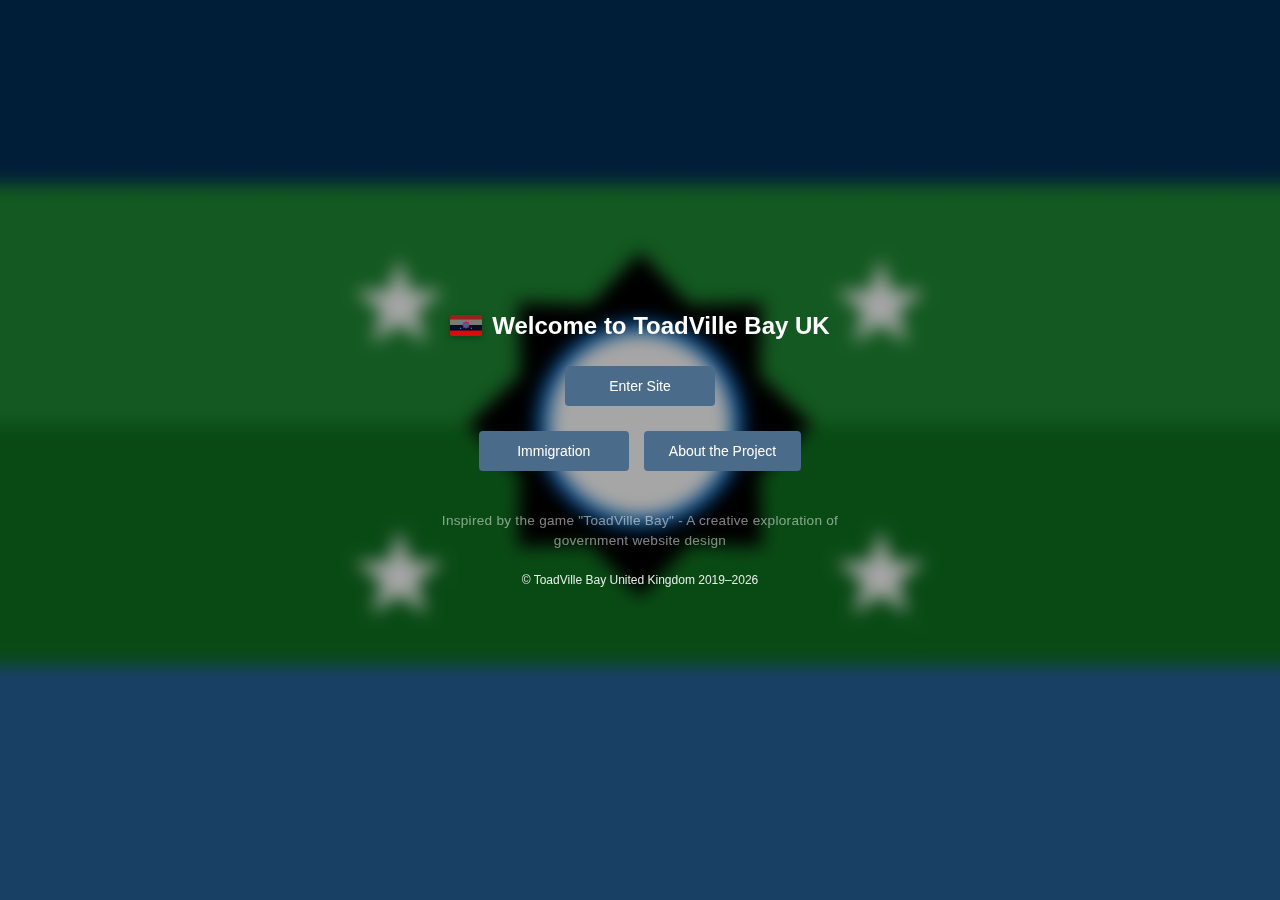
<file: index.html>
<!DOCTYPE html>
<html lang="en">
<head>
    <meta charset="UTF-8">
    <meta name="viewport" content="width=device-width, initial-scale=1.0">
    <title>Welcome to ToadVille Bay UK</title>
    <meta content="Welcome to ToadVille Bay United Kindgom" property="og:title" />
    <meta content="Official government website for ToadVille Bay UK - Immigration, Citizenship, Business, and Community Services." property="og:description" />
    <meta content="https://toadvillebay.com/" property="og:url" />
    <meta content="https://toadvillebay.com/Images and Videos/ToadVilleCOA.png" property="og:image" />
    <meta content="#0066CC" data-react-helmet="true" name="theme-color" />
    <link rel="icon" type="image/png" href="./Images and Videos/ToadVilleCOA.png" />
    <link rel="apple-touch-icon" href="./Images and Videos/ToadVilleCOA.png" />
    <link rel="stylesheet" href="styles.css">
</head>
<body class="landing">
    <div class="container">
        <main class="landing-content" role="main">
            <div class="header">
                <img class="site-flag" src="Images and Videos/Mihajl.png" alt="ToadVille Bay Flag" />
                <h1 class="site-title">Welcome to ToadVille Bay UK</h1>
            </div>

            <nav class="navigation-buttons" role="navigation">
                <button class="nav-btn secondary" onclick="navigateTo('./home.html')">
                    Enter Site
                </button>
                <div class="secondary-nav">
                    <button class="nav-btn secondary" onclick="navigateTo('./immigration.html')">
                        Immigration
                    </button>
                    <button class="nav-btn secondary" onclick="navigateTo('./about.html')">
                        About the Project
                    </button>
                </div>
            </nav>

            <footer class="landing-footer">
                <p class="landing-description">
                    Inspired by the game "ToadVille Bay" - A creative exploration of government website design
                </p>
                <div class="landing-copyright">
                    © ToadVille Bay United Kingdom 2019–<span id="current-year"></span>
                </div>
            </footer>
        </main>
    </div>

    <script>
        // Update copyright year automatically
        document.addEventListener('DOMContentLoaded', function() {
            const currentYear = new Date().getFullYear();
            document.getElementById('current-year').textContent = currentYear;
        });

        // Navigation function for buttons
        function navigateTo(url) {
            window.location.href = url;
        }
    </script>
</body>
</html>
</file>
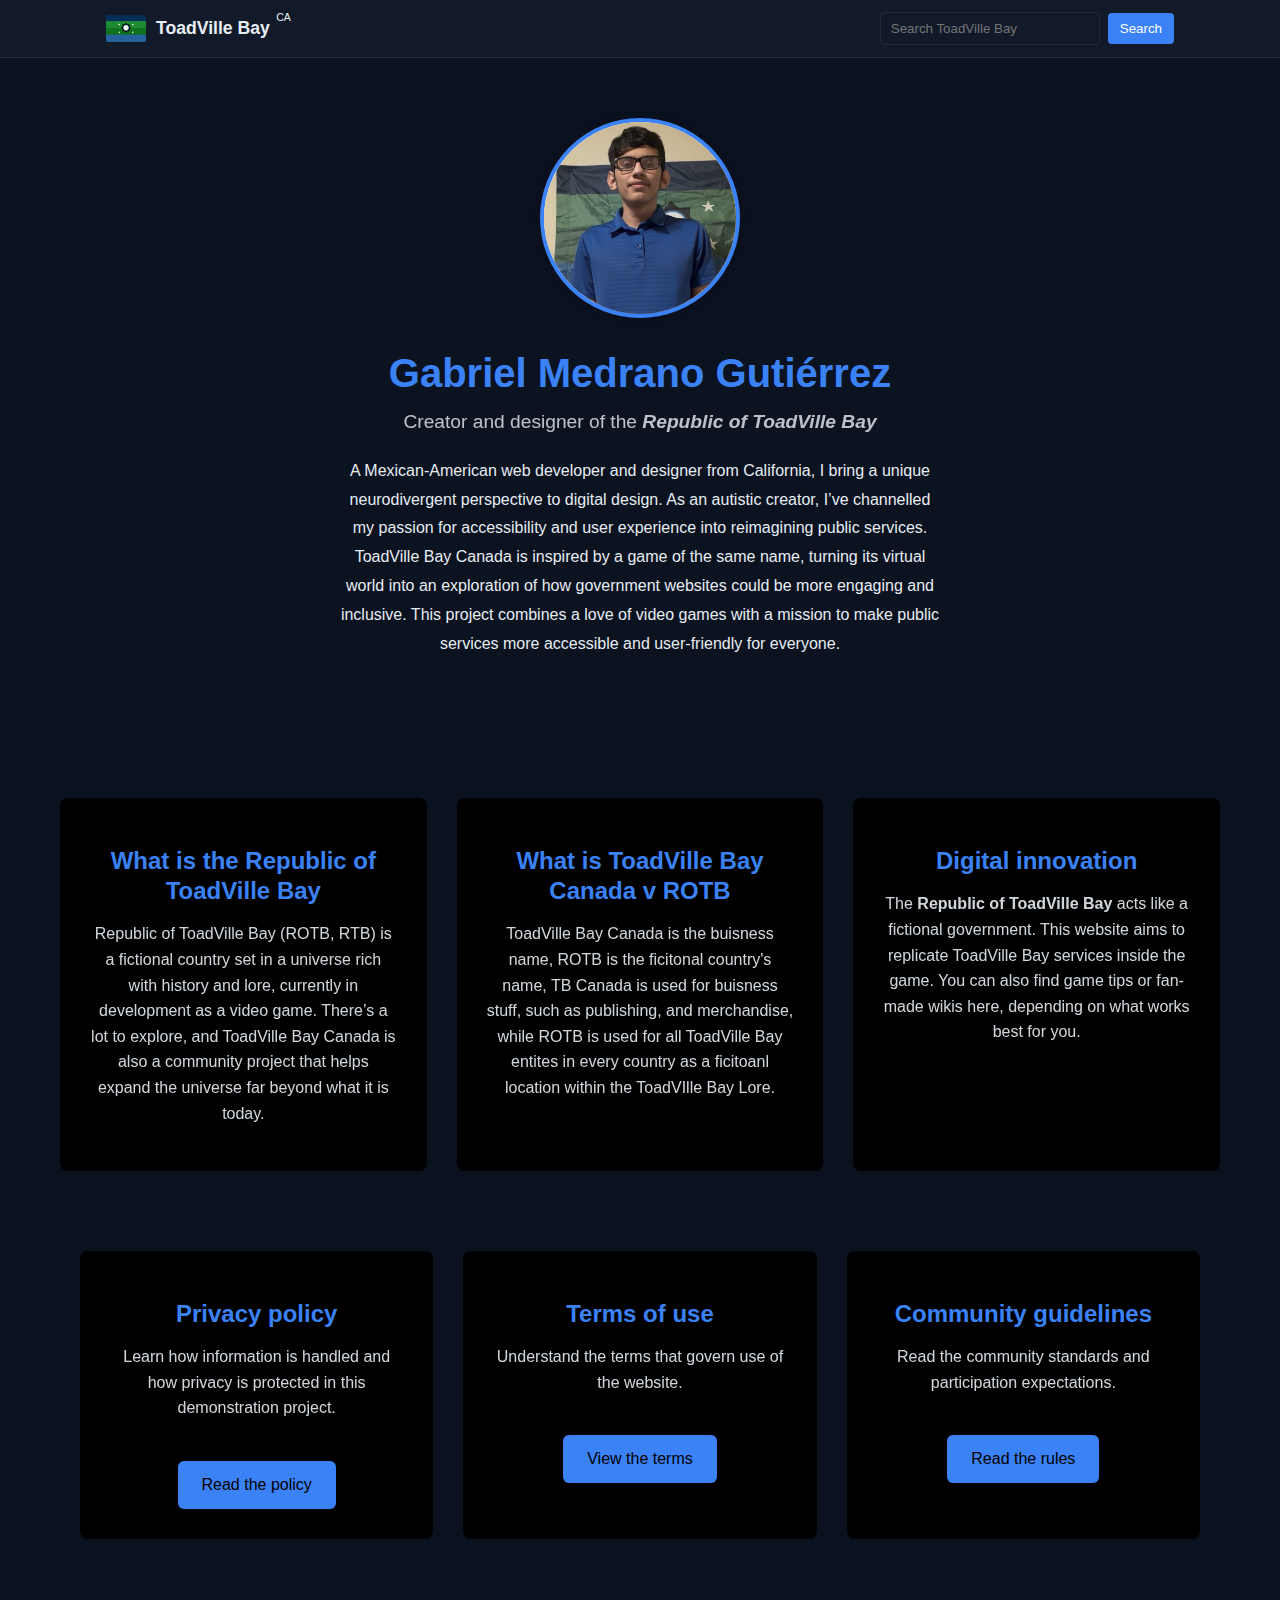
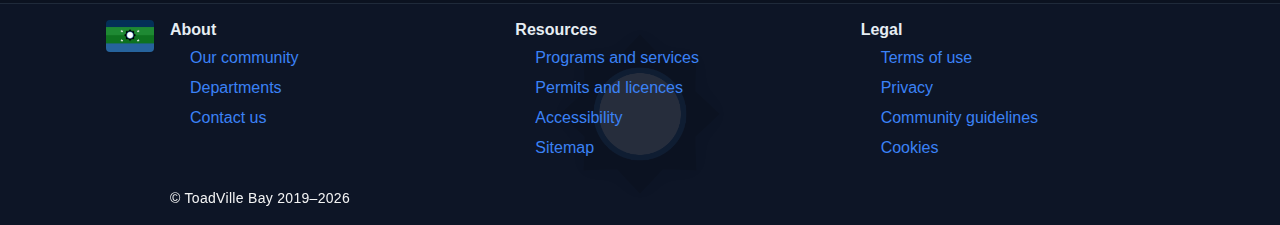
<file: about.html>
<!DOCTYPE html>
<html lang="en-CA">
<head>
    <meta charset="UTF-8">
    <meta name="viewport" content="width=device-width, initial-scale=1.0">
    <title>About - Republic of ToadVille Bay (United Kingdom)</title>
    <meta content="About - Republic of ToadVille Bay (United Kingdom)" property="og:title" />
    <meta content="Discover the founder of the Republic of ToadVille Bay." property="og:description" />
    <meta content="https://toadvillebay.com/about.html" property="og:url" />
    <meta content="https://toadvillebay.com/Images and Videos/ToadVilleCOA.png" property="og:image" />
    <link rel="icon" type="image/png" href="./Images and Videos/ToadVilleCOA.png" />
    <link rel="apple-touch-icon" href="./Images and Videos/ToadVilleCOA.png" />
    <link rel="stylesheet" href="styles.css">
    <style>

        .profile-section {
            text-align: center;
            padding: 60px 20px;
            background: linear-gradient(to bottom, var(--tvb-surface-alt), white);
        }

        .profile-images {
            display: flex;
            justify-content: center;
            gap: 30px;
            margin-bottom: 30px;
        }

        .profile-image {
            width: 200px;
            height: 200px;
            border-radius: 50%;
            border: 4px solid var(--tvb-primary);
            box-shadow: 0 0 20px rgba(0,0,0,0.2);
            overflow: hidden;
            background: white;
            animation: gentle-bounce 3s ease-in-out infinite;
        }

        .profile-image:nth-child(2) {
            animation-delay: 1.5s;
        }

        .profile-image img {
            width: 100%;
            height: 100%;
            object-fit: cover;
        }

        .profile-name {
            font-size: 2.5em;
            color: var(--tvb-primary);
            margin-bottom: 10px;
        }

        .profile-title {
            font-size: 1.2em;
            color: var(--tvb-text);
            margin-bottom: 20px;
            opacity: 0.8;
        }

        .profile-bio {
            max-width: 600px;
            margin: 0 auto 40px;
            line-height: 1.8;
            color: var(--tvb-text);
        }

        .about-container {
            max-width: 1200px;
            margin: 0 auto;
            padding: 0 20px;
        }

        .about-grid {
            display: grid;
            grid-template-columns: repeat(auto-fit, minmax(300px, 1fr));
            gap: 30px;
            margin: 40px 0;
        }

        .about-card {
            background: rgb(0, 0, 0);
            border-radius: 8px;
            padding: 30px;
            text-align: center;
            box-shadow: 0 2px 10px rgba(0,0,0,0.1);
            transition: transform 0.3s ease, box-shadow 0.3s ease;
        }

        .about-card:hover {
            transform: translateY(-5px);
            box-shadow: 0 5px 20px rgba(0,0,0,0.15);
        }

        .about-card h2 {
            color: var(--tvb-primary);
            margin-bottom: 15px;
            font-size: 1.5em;
        }

        .about-card p {
            line-height: 1.6;
            margin-bottom: 15px;
            color: var(--tvb-text);
            opacity: 0.9;
        }

        .cta-button {
            display: inline-block;
            padding: 12px 24px;
            background: var(--tvb-primary);
            color: white;
            text-decoration: none;
            border-radius: 6px;
            transition: background 0.3s, transform 0.2s;
            margin-top: 15px;
        }

        .cta-button:hover {
            background: var(--tvb-primary-dark);
            transform: scale(1.05);
        }

        .legal-section {
            background: var(--tvb-surface-alt);
            padding: 40px 0;
            margin-top: 40px;
        }

        .legal-grid {
            display: grid;
            grid-template-columns: repeat(auto-fit, minmax(300px, 1fr));
            gap: 30px;
        }

        .legal-card {
            background: rgb(0, 0, 0);
            padding: 30px;
            border-radius: 8px;
            text-align: center;
            transition: transform 0.3s ease, box-shadow 0.3s ease;
            box-shadow: 0 2px 10px rgba(0,0,0,0.1);
        }

        .legal-card:hover {
            transform: translateY(-5px);
            box-shadow: 0 5px 20px rgba(0,0,0,0.15);
        }

        .legal-card h3 {
            color: var(--tvb-primary);
            font-size: 1.5em;
            margin-bottom: 15px;
        }

        .legal-card p {
            margin-bottom: 25px;
            line-height: 1.6;
            color: var(--tvb-text);
            opacity: 0.9;
        }

        .legal-card .cta-button {
            background: var(--tvb-primary);
            color: rgb(0, 0, 0);
            text-decoration: none;
            padding: 12px 24px;
            border-radius: 6px;
            display: inline-block;
            transition: background 0.3s, transform 0.2s;
        }

        .legal-card .cta-button:hover {
            background: var(--tvb-primary-dark);
            transform: scale(1.05);
        }

        @media (max-width: 768px) {
            .about-hero h1 {
                font-size: 2em;
            }

            .about-card {
                margin-bottom: 20px;
            }
        }
    </style>
</head>
<body>
    <header class="site-header" role="banner">
        <div class="site-header__top">
            <a class="site-brand" href="/index.html">
                <img src="Images and Videos/flag.png" alt="ToadVille Bay Canada" class="brand-mark" />
                <span class="brand-text">ToadVille Bay</span>
            </a>
            <div class="site-utils">
                <form class="site-search" role="search" aria-label="Site search" onsubmit="handleSearch(event)">
                    <label for="q" class="sr-only">Search ToadVille Bay</label>
                    <input id="q" name="q" type="search" placeholder="Search ToadVille Bay" />
                    <button type="submit">Search</button>
                </form>
            </div>
        </div>
    </header>

    <section class="profile-section">
        <div class="profile-images">
            <div class="profile-image">
                <img src="Images and Videos/gabemedgutierrez.jpg" alt="Site owner (IRL)" />
            </div>
        </div>
        <h1 class="profile-name">Gabriel Medrano Gutiérrez</h1>
        <p class="profile-title">Creator and designer of the <strong><em>Republic of ToadVille Bay</em></strong></p>
        <p class="profile-bio">
            A Mexican-American web developer and designer from California, I bring a unique neurodivergent perspective to digital design. As an autistic creator, I’ve channelled my passion for accessibility and user experience into reimagining public services. ToadVille Bay Canada is inspired by a game of the same name, turning its virtual world into an exploration of how government websites could be more engaging and inclusive. This project combines a love of video games with a mission to make public services more accessible and user-friendly for everyone.
        </p>
    </section>

    <main class="about-container">
        <div class="about-grid">
            <div class="about-card">
                <h2>What is the Republic of ToadVille Bay</h2>
                <p>
                    Republic of ToadVille Bay (ROTB, RTB) is a fictional country set in a universe rich with history and lore, currently in development as a video game. There’s a lot to explore, and ToadVille Bay Canada is also a community project that helps expand the universe far beyond what it is today.
                </p>
            </div>

            <div class="about-card">
                <h2>What is ToadVille Bay Canada v ROTB</h2>
                <p>
                    ToadVille Bay Canada is the buisness name, ROTB is the ficitonal country's name, TB Canada is used for buisness stuff, such as publishing, and merchandise, while ROTB is used for all ToadVille Bay entites in every country as a ficitoanl location within the ToadVIlle Bay Lore.
                </p>
            </div>

            <div class="about-card">
                <h2>Digital innovation</h2>
                <p>
                   The <strong>Republic of ToadVille Bay</strong> acts like a fictional government. This website aims to replicate ToadVille Bay services inside the game. You can also find game tips or fan-made wikis here, depending on what works best for you.
                </p>
            </div>
        </div>

        <section class="legal-section">
            <div class="about-container">
                <div class="legal-grid">
                    <div class="legal-card">
                        <h3>Privacy policy</h3>
                        <p>Learn how information is handled and how privacy is protected in this demonstration project.</p>
                        <a href="Legal/privacy.html" class="cta-button">Read the policy</a>
                    </div>

                    <div class="legal-card">
                        <h3>Terms of use</h3>
                        <p>Understand the terms that govern use of the website.</p>
                        <a href="Legal/termsofservice.html" class="cta-button">View the terms</a>
                    </div>

                    <div class="legal-card">
                        <h3>Community guidelines</h3>
                        <p>Read the community standards and participation expectations.</p>
                        <a href="Legal/communityguidelines.html" class="cta-button">Read the rules</a>
                    </div>
                </div>
            </div>
        </section>
    </main>

    <footer class="site-footer" role="contentinfo">
        <div class="footer-inner">
            <div class="footer-brand">
                <img class="footer-brand-img" src="Images and Videos/flag.png" alt="ToadVille Bay Canada" />
            </div>
            <div class="footer-links-columns">
                <div>
                    <h4>About</h4>
                    <ul>
                        <li><a href="About/community.html">Our community</a></li>
                        <li><a href="About/departments.html">Departments</a></li>
                        <li><a href="About/contact.html">Contact us</a></li>
                    </ul>
                </div>
                <div>
                    <h4>Resources</h4>
                    <ul>
                        <li><a href="resources/programs-services.html">Programs and services</a></li>
                        <li><a href="resources/permits-licenses.html">Permits and licences</a></li>
                        <li><a href="resources/accessibility.html">Accessibility</a></li>
                        <li><a href="resources/sitemap.html">Sitemap</a></li>
                    </ul>
                </div>
                <div>
                    <h4>Legal</h4>
                    <ul>
                        <li><a href="Legal/termsofservice.html">Terms of use</a></li>
                        <li><a href="Legal/privacy.html">Privacy</a></li>
                        <li><a href="Legal/communityguidelines.html">Community guidelines</a></li>
                        <li><a href="Legal/cookies.html">Cookies</a></li>
                    </ul>
                </div>
                <div class="site-footer-brand" style="grid-column: 1 / -1; text-align:center;">
                    <span class="site-footer-text">© ToadVille Bay UK 2019–2026</span>
                </div>
            </div>
        </div>
    </footer>

    <script src="scripts/site-search.js"></script>
    <script src="scripts/footer.js"></script>
</body>
</html>
</file>
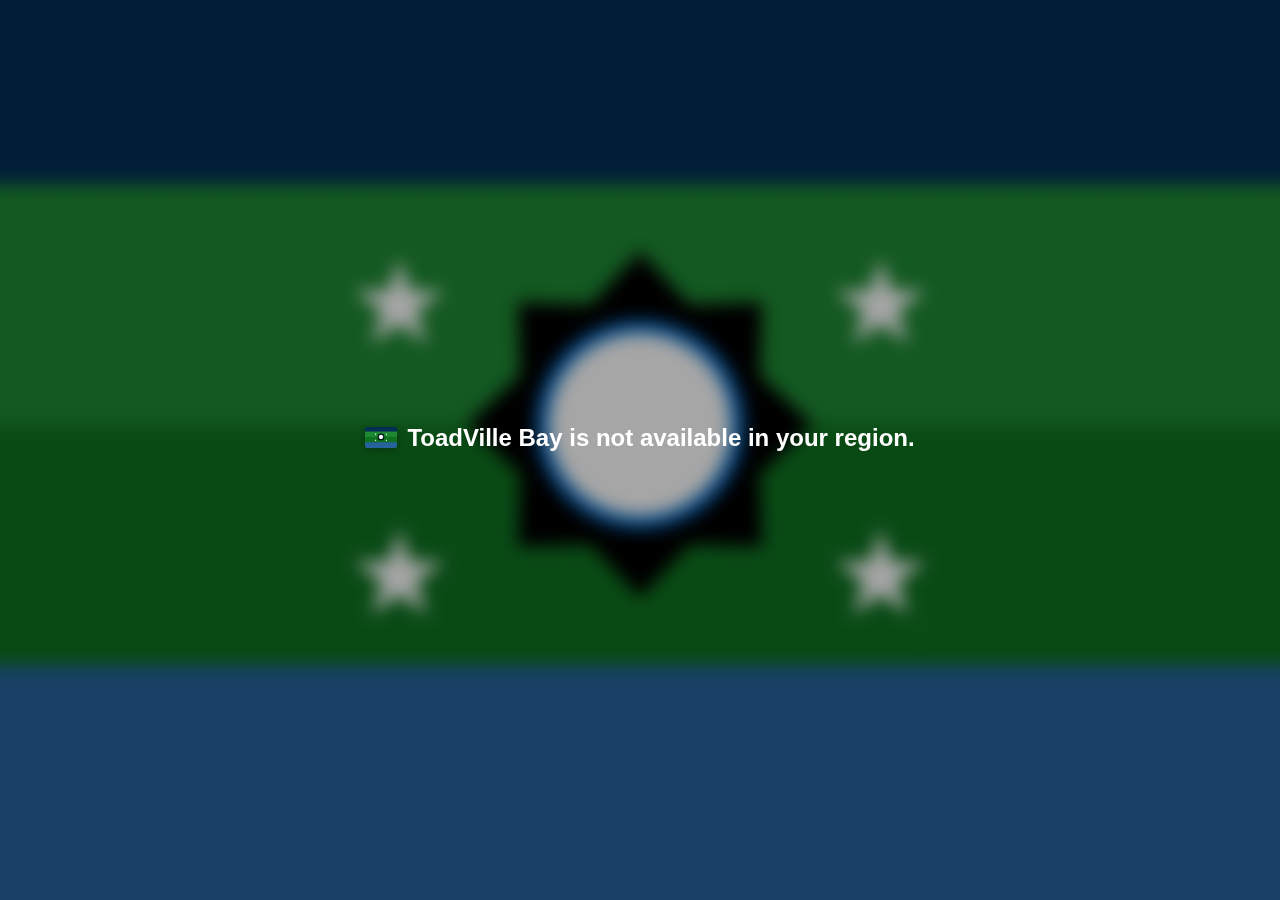
<file: blocked.html>
<!DOCTYPE html>
<html lang="en">
<head>
    <meta charset="UTF-8">
    <meta name="viewport" content="width=device-width, initial-scale=1.0">
    <title>Welcome to ToadVille Bay</title>
    <meta content="Welcome to ToadVille Bay" property="og:title" />
    <meta content="Official government website for ToadVille Bay - Immigration, Citizenship, Business, and Community Services." property="og:description" />
    <meta content="https://toadvillebay.com/" property="og:url" />
    <meta content="https://toadvillebay.com/Images and Videos/ToadVilleCOA.png" property="og:image" />
    <meta content="#0066CC" data-react-helmet="true" name="theme-color" />
    <link rel="icon" type="image/png" href="./Images and Videos/ToadVilleCOA.png" />
    <link rel="apple-touch-icon" href="./Images and Videos/ToadVilleCOA.png" />
    <link rel="stylesheet" href="styles.css">
</head>
<body class="landing">
    <div class="container">
        <main class="landing-content" role="main">
            <div class="header">
                <img class="site-flag" src="Images and Videos/flag.png" alt="Flag" />
                <h1 class="site-title">ToadVille Bay is not available in your region.</h1>
            </div>
</file>
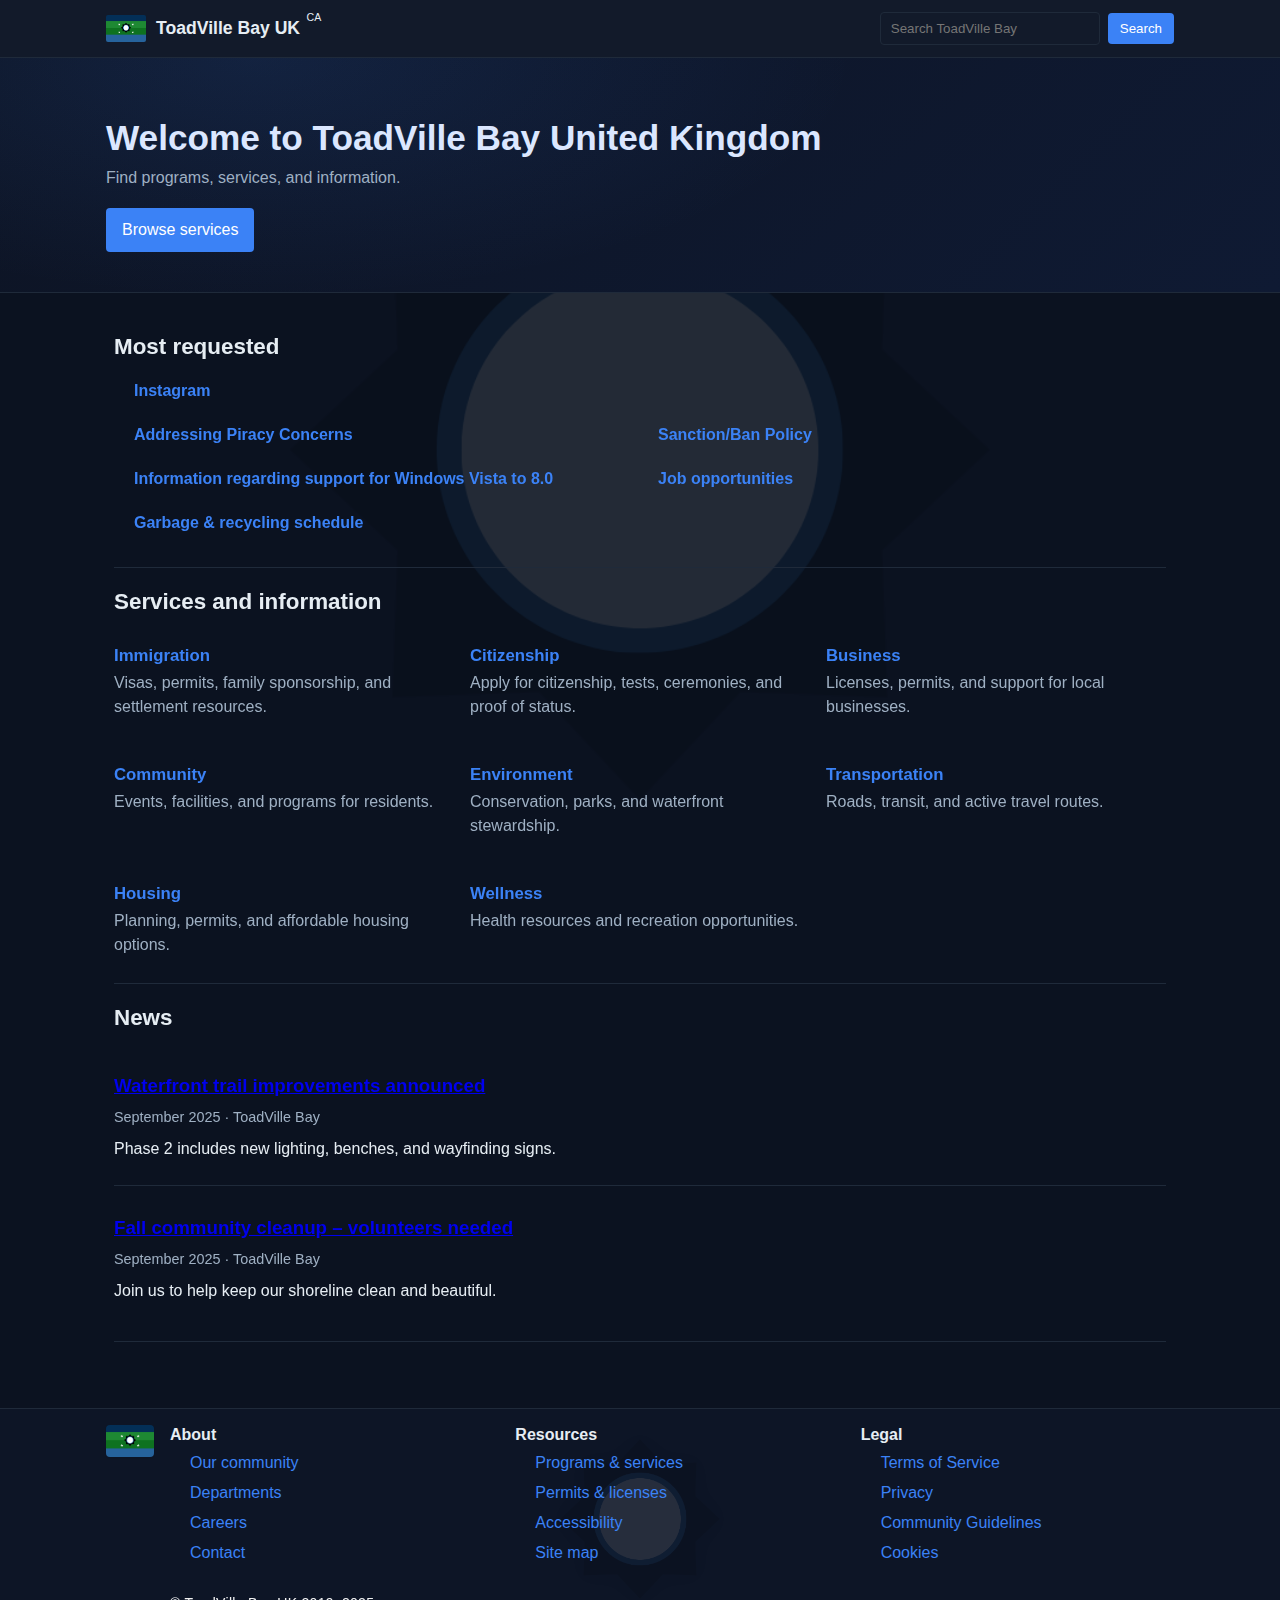
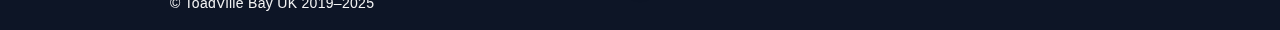
<file: home.html>
<!DOCTYPE html>
<html lang="en">
<head>
  <meta charset="UTF-8" />
  <meta name="viewport" content="width=device-width, initial-scale=1" />
  <title>ToadVille Bay UK – Welcome</title>
  <meta content="ToadVille Bay – Welcome" property="og:title" />
  <meta content="Find programs, services, and information for ToadVille Bay residents and newcomers." property="og:description" />
  <meta content="https://toadvillebay.com/" property="og:url" />
  <meta content="https://toadvillebay.com/Images and Videos/ToadVilleCOA.png" property="og:image" />
  <meta content="#0066CC" data-react-helmet="true" name="theme-color" />
  <link rel="icon" type="image/png" href="./Images and Videos/ToadVilleCOA.png" />
  <link rel="apple-touch-icon" href="./Images and Videos/ToadVilleCOA.png" />
  <link rel="stylesheet" href="./styles.css" />
  <style>
    /* Page-scoped background (English/en.html only) */
    .sun-bg {
      position: relative;
      min-height: 100vh;
    }
    .sun-bg::before {
      content: '';
      position: fixed;
      inset: 0;
      background: url('./Images and Videos/ToadVille Sun.png') center/700px no-repeat;
      opacity: 0.10; /* subtle watermark */
      pointer-events: none;
      z-index: 0;
    }
    /* Ensure content renders above the decorative background */
    .sun-bg .site-header,
    .sun-bg .hero,
    .sun-bg .page-content,
    .sun-bg .site-footer { position: relative; z-index: 1; }
  </style>
</head>
<body class="sun-bg">
  <!-- Global Header -->
  <header class="site-header" role="banner">
    <div class="site-header__top">
      <a class="site-brand" href="/index.html">
        <img src="./Images and Videos/flag.png" alt="ToadVille Bay" class="brand-mark" />
        <span class="brand-text">ToadVille Bay UK</span>
      </a>
      <div class="site-utils">
        <form class="site-search" role="search" aria-label="Site search" onsubmit="handleSearch(event)">
          <label for="q" class="sr-only">Search ToadVille Bay UK</label>
          <input id="q" name="q" type="search" placeholder="Search ToadVille Bay" />
          <button type="submit">Search</button>
        </form>
      </div>
    </div>

    
  </header>

  <!-- Hero Banner -->
  <section class="hero" aria-label="Welcome">
    <div class="hero__content">
      <h1>Welcome to ToadVille Bay United Kingdom</h1>
      <p>Find programs, services, and information.</p>
      <a class="btn-primary" href="#services">Browse services</a>
    </div>
  </section>

  <!-- Topics / Services Grid -->
  <main class="page-content">
    <section id="programs" class="most-requested" aria-labelledby="mr-title">
      <h2 id="mr-title">Most requested</h2>
      <ul class="link-list">
        <li><a href="https://instagram.com/toadvillebay" target="_blank" rel="noopener noreferrer">
        Instagram</li>
        <li><a href="./About/piracy.html">Addressing Piracy Concerns</a></li>
        <li><a href="./Legal/sanctions.html">Sanction/Ban Policy</a></li>
        <li><a href="./About/steam-version-eos.html">Information regarding support for Windows Vista to 8.0</a></li>
        <li><a href="#">Job opportunities</a></li>
        <li><a href="#">Garbage & recycling schedule</a></li>
      </ul>
    </section>

    <section id="services" class="card-grid" aria-labelledby="services-title">
      <h2 id="services-title">Services and information</h2>
      <div class="grid">
        <a class="card" href="Immigration/immigration.html" aria-label="Immigration services">
          <h3>Immigration</h3>
          <p>Visas, permits, family sponsorship, and settlement resources.</p>
        </a>
        <a class="card" href="Citizenship/citizenship.html" aria-label="Citizenship services">
          <h3>Citizenship</h3>
          <p>Apply for citizenship, tests, ceremonies, and proof of status.</p>
        </a>
        <a class="card" href="Business/business.html" aria-label="Business services">
          <h3>Business</h3>
          <p>Licenses, permits, and support for local businesses.</p>
        </a>
        <a class="card" href="Community/community.html" aria-label="Community programs">
          <h3>Community</h3>
          <p>Events, facilities, and programs for residents.</p>
        </a>
        <a class="card" href="Environment/environment.html" aria-label="Environment">
          <h3>Environment</h3>
          <p>Conservation, parks, and waterfront stewardship.</p>
        </a>
        <a class="card" href="Transportation/transportation.html" aria-label="Transportation">
          <h3>Transportation</h3>
          <p>Roads, transit, and active travel routes.</p>
        </a>
        <a class="card" href="Housing/housing.html" aria-label="Housing">
          <h3>Housing</h3>
          <p>Planning, permits, and affordable housing options.</p>
        </a>
        <a class="card" href="Wellness/wellness.html" aria-label="Wellness">
          <h3>Wellness</h3>
          <p>Health resources and recreation opportunities.</p>
        </a>
      </div>
    </section>

    <section id="news" class="news" aria-labelledby="news-title">
      <h2 id="news-title">News</h2>
      <article class="news-item">
        <h3><a href="#">Waterfront trail improvements announced</a></h3>
        <p class="meta">September 2025 · ToadVille Bay</p>
        <p>Phase 2 includes new lighting, benches, and wayfinding signs.</p>
      </article>
      <article class="news-item">
        <h3><a href="#">Fall community cleanup – volunteers needed</a></h3>
        <p class="meta">September 2025 · ToadVille Bay</p>
        <p>Join us to help keep our shoreline clean and beautiful.</p>
      </article>
    </section>
  </main>

  <!-- Global Footer -->
  <footer class="site-footer" role="contentinfo">
    <div class="footer-inner">
      <div class="footer-brand">
        <img class="footer-brand-img" src="./Images and Videos/flag.png" alt="ToadVille Bay" />
      </div>
      <div class="footer-links-columns">
        <div>
          <h4>About</h4>
          <ul>
            <li><a href="#">Our community</a></li>
            <li><a href="#">Departments</a></li>
            <li><a href="#">Careers</a></li>
            <li><a href="#">Contact</a></li>
          </ul>
        </div>
        <div>
          <h4>Resources</h4>
          <ul>
            <li><a href="#">Programs & services</a></li>
            <li><a href="#">Permits & licenses</a></li>
            <li><a href="#">Accessibility</a></li>
            <li><a href="#">Site map</a></li>
          </ul>
        </div>
        <div>
          <h4>Legal</h4>
          <ul>
            <li><a href="./Legal/termsofservice.html">Terms of Service</a></li>
            <li><a href="./Legal/privacy.html">Privacy</a></li>
            <li><a href="./Legal/communityguidelines.html">Community Guidelines</a></li>
            <li><a href="#">Cookies</a></li>
          </ul>
        </div>
        <div class="site-footer-brand" style="grid-column: 1 / -1; text-align:center;">
          <span class="site-footer-text">© ToadVille Bay UK 2019–2025</span>
        </div>
      </div>
    </div>
  </footer>

  <script src="./scripts/site-search.js"></script>
</body>
</html>
</file>
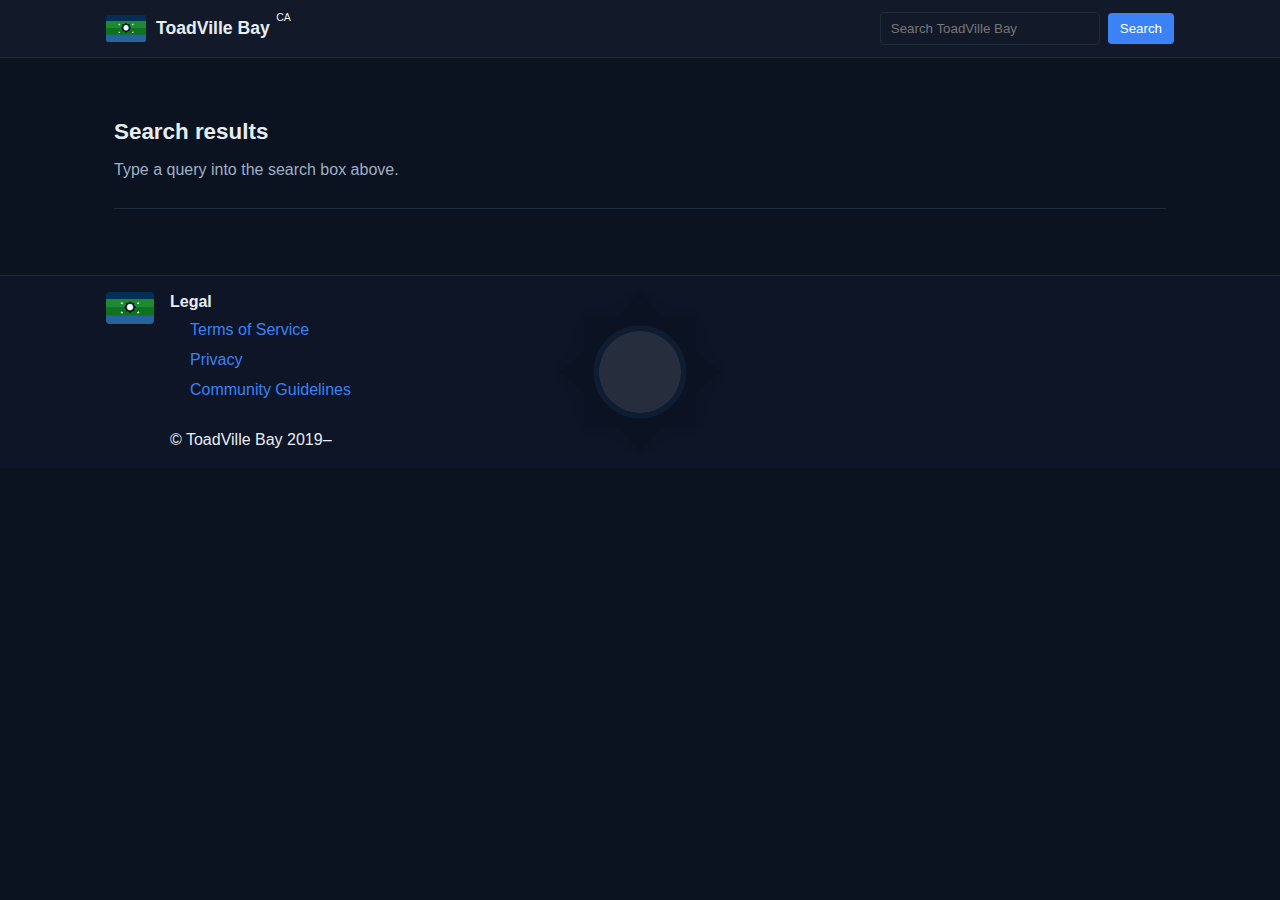
<file: search.html>
<!DOCTYPE html>
<html lang="en">
<head>
  <meta charset="UTF-8" />
  <meta name="viewport" content="width=device-width, initial-scale=1" />
  <title>Search – ToadVille Bay</title>
  <link rel="stylesheet" href="styles.css" />
</head>
<body>
  <header class="site-header" role="banner">
    <div class="site-header__top">
      <a class="site-brand" href="/index.html">
        <img src="Images and Videos/flag.png" alt="ToadVille Bay" class="brand-mark" />
        <span class="brand-text">ToadVille Bay</span>
      </a>
      <div class="site-utils">
        <form class="site-search" role="search" aria-label="Site search" onsubmit="handleSearch(event)">
          <label for="q" class="sr-only">Search ToadVille Bay</label>
          <input id="q" name="q" type="search" placeholder="Search ToadVille Bay" />
          <button type="submit">Search</button>
        </form>
      </div>
    </div>
  </header>

  <main class="page-content">
    <section class="card-grid" id="search-results">
      <h2>Search results</h2>
      <div class="grid"></div>
    </section>
  </main>

  <footer class="site-footer" role="contentinfo">
    <div class="footer-inner">
      <div class="footer-brand">
        <img class="footer-brand-img" src="Images and Videos/flag.png" alt="ToadVille Bay" />
      </div>
      <div class="footer-links-columns">
        <div>
          <h4>Legal</h4>
          <ul>
            <li><a href="Legal/termsofservice.html">Terms of Service</a></li>
            <li><a href="Legal/privacy.html">Privacy</a></li>
            <li><a href="Legal/communityguidelines.html">Community Guidelines</a></li>
          </ul>
        </div>
        <div class="site-footer-brand" style="grid-column: 1 / -1; text-align:center;">
          <div class="landing-copyright">© ToadVille Bay 2019–<span id="current-year"></span></div>
        </div>
      </div>
    </div>
  </footer>

  <script src="scripts/site-search.js"></script>
</body>
</html>
</file>
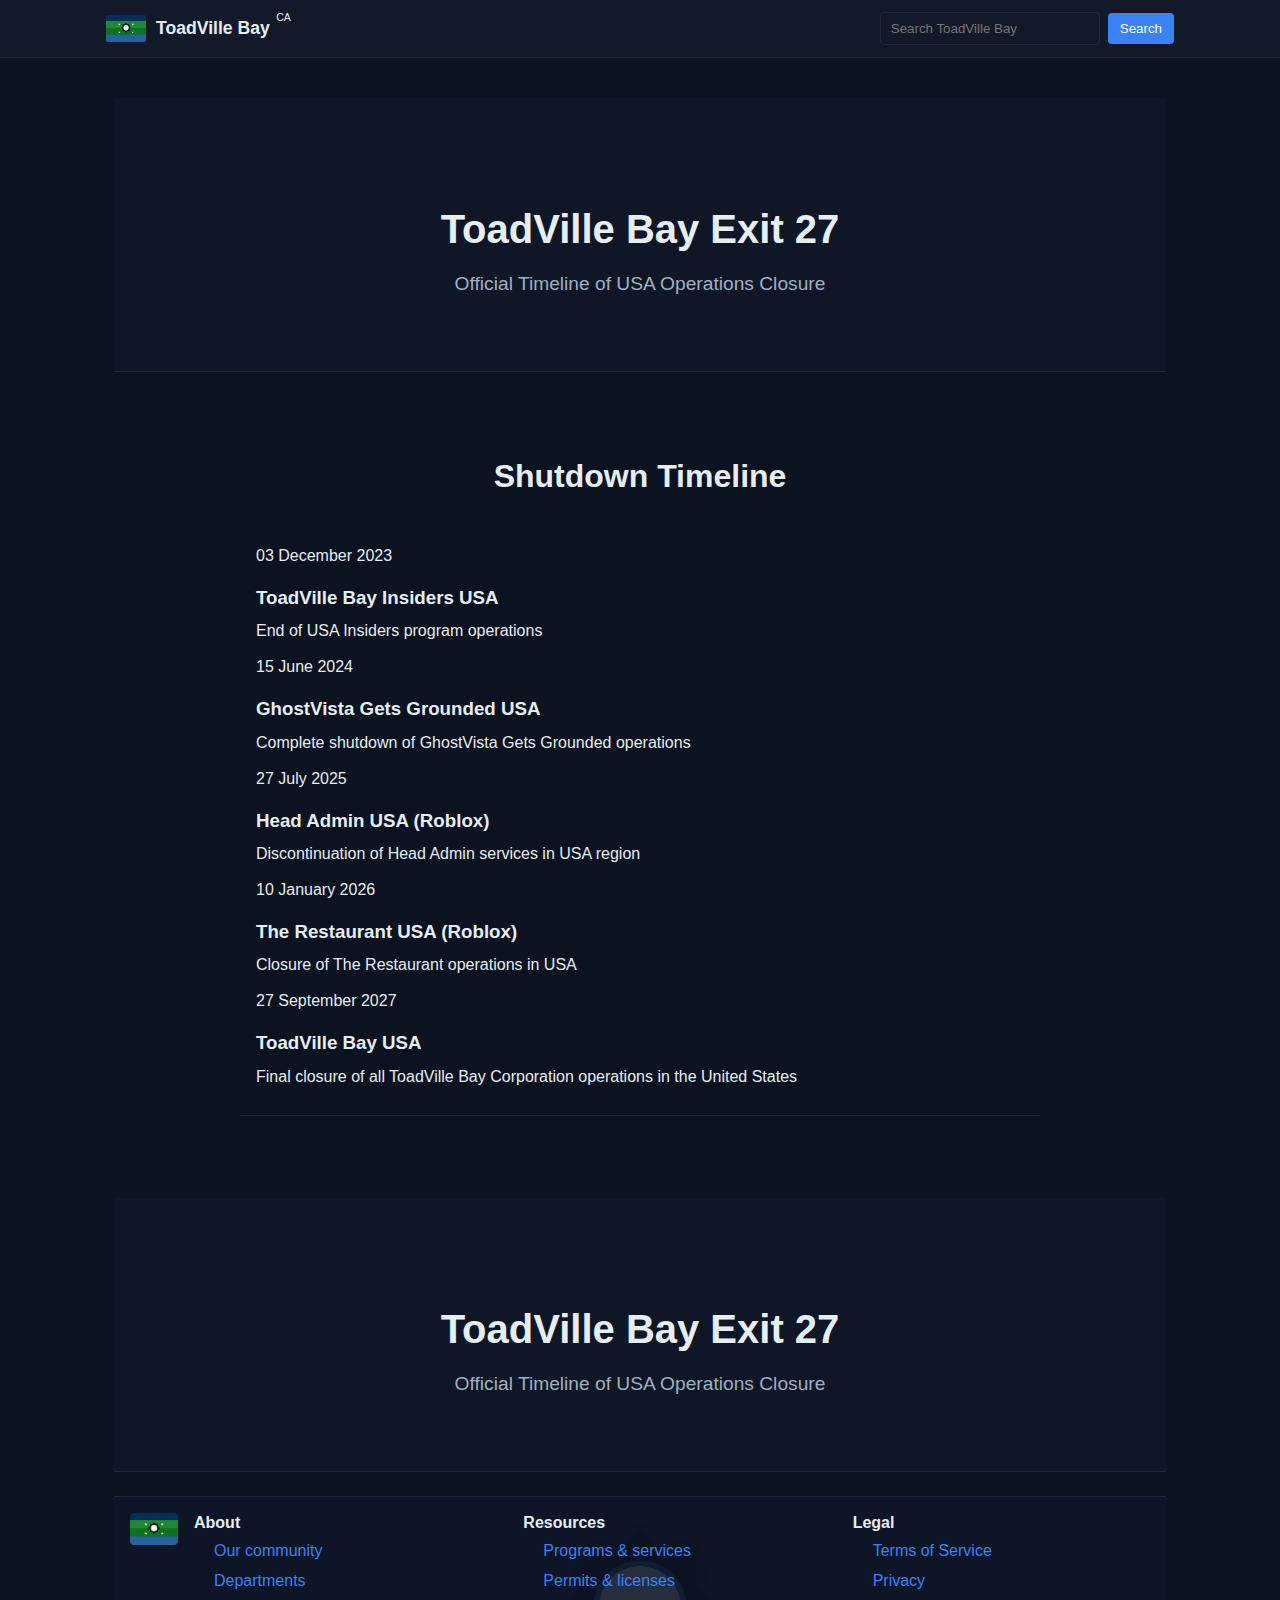
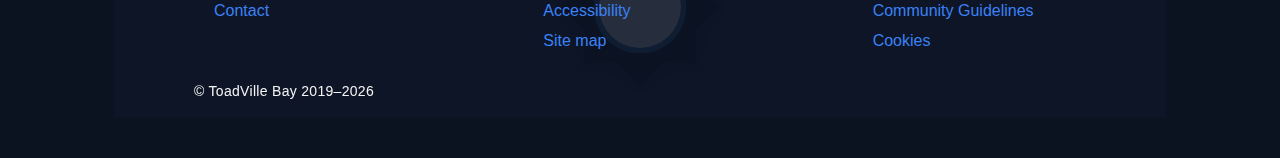
<file: TBExit27.html>
<!DOCTYPE html>
<html lang="en">
<head>
    <meta charset="UTF-8">
    <meta name="viewport" content="width=device-width, initial-scale=1.0">
    <title>ToadVille Bay Exit 27 - Operation Shutdown Timeline</title>
    <meta content="ToadVille Bay Exit 27 - Timeline of USA Operations Closure" property="og:title" />
    <meta content="Official timeline and information about ToadVille Bay's exit from United States operations." property="og:description" />
    <meta content="https://toadvillebay.com/TBExit27.html" property="og:url" />
    <meta content="https://toadvillebay.com/Images and Videos/ToadVilleCOA.png" property="og:image" />
    <link rel="icon" type="image/png" href="./Images and Videos/ToadVilleCOA.png" />
    <link rel="apple-touch-icon" href="./Images and Videos/ToadVilleCOA.png" />
    <link rel="stylesheet" href="styles.css">
    <style>
        .page-content {
            background: var(--tvb-bg);
        }
        
        .exit-hero {
            background: var(--tvb-surface-2);
            padding: 3rem 0;
        }

        .exit-hero .hero__content {
            text-align: center;
        }

        .exit-hero h1 {
            color: var(--tvb-text);
            font-size: 2.5rem;
            margin-bottom: 1rem;
        }

        .exit-hero p {
            color: var(--tvb-muted);
            font-size: 1.2rem;
        }

        .timeline-section {
            max-width: 800px;
            margin: 0 auto;
            padding: 3rem 1rem;
        }

        .timeline-section h2 {
            color: var(--tvb-text);
            text-align: center;
            margin-bottom: 3rem;
            font-size: 2rem;
        }
            text-align: center;
            padding: 60px 20px;
            background: linear-gradient(to bottom, var(--tvb-surface-alt), white);
        }

        .profile-images {
            display: flex;
            justify-content: center;
            gap: 30px;
            margin-bottom: 30px;
        }

        .profile-image {
            width: 200px;
            height: 200px;
            border-radius: 50%;
            border: 4px solid var(--tvb-primary);
            box-shadow: 0 0 20px rgba(0,0,0,0.2);
            overflow: hidden;
            background: white;
            animation: gentle-bounce 3s ease-in-out infinite;
        }

        .profile-image:nth-child(2) {
            animation-delay: 1.5s;
        }

        .profile-image img {
            width: 100%;
            height: 100%;
            object-fit: cover;
        }

        .profile-name {
            font-size: 2.5em;
            color: var(--tvb-primary);
            margin-bottom: 10px;
        }

        .profile-title {
            font-size: 1.2em;
            color: var(--tvb-text);
            margin-bottom: 20px;
            opacity: 0.8;
        }

        .profile-bio {
            max-width: 600px;
            margin: 0 auto 40px;
            line-height: 1.8;
            color: var(--tvb-text);
        }

        .about-container {
            max-width: 1200px;
            margin: 0 auto;
            padding: 0 20px;
        }

        .about-grid {
            display: grid;
            grid-template-columns: repeat(auto-fit, minmax(300px, 1fr));
            gap: 30px;
            margin: 40px 0;
        }

        .about-card {
            background: rgb(0, 0, 0);
            border-radius: 8px;
            padding: 30px;
            text-align: center;
            box-shadow: 0 2px 10px rgba(0,0,0,0.1);
            transition: transform 0.3s ease, box-shadow 0.3s ease;
        }

        .about-card:hover {
            transform: translateY(-5px);
            box-shadow: 0 5px 20px rgba(0,0,0,0.15);
        }

        .about-card h2 {
            color: var(--tvb-primary);
            margin-bottom: 15px;
            font-size: 1.5em;
        }

        .about-card p {
            line-height: 1.6;
            margin-bottom: 15px;
            color: var(--tvb-text);
            opacity: 0.9;
        }

        .cta-button {
            display: inline-block;
            padding: 12px 24px;
            background: var(--tvb-primary);
            color: white;
            text-decoration: none;
            border-radius: 6px;
            transition: background 0.3s, transform 0.2s;
            margin-top: 15px;
        }

        .cta-button:hover {
            background: var(--tvb-primary-dark);
            transform: scale(1.05);
        }

        .legal-section {
            background: var(--tvb-surface-alt);
            padding: 40px 0;
            margin-top: 40px;
        }

        .legal-grid {
            display: grid;
            grid-template-columns: repeat(auto-fit, minmax(300px, 1fr));
            gap: 30px;
        }

        .legal-card {
            background: rgb(0, 0, 0);
            padding: 30px;
            border-radius: 8px;
            text-align: center;
            transition: transform 0.3s ease, box-shadow 0.3s ease;
            box-shadow: 0 2px 10px rgba(0,0,0,0.1);
        }

        .legal-card:hover {
            transform: translateY(-5px);
            box-shadow: 0 5px 20px rgba(0,0,0,0.15);
        }

        .legal-card h3 {
            color: var(--tvb-primary);
            font-size: 1.5em;
            margin-bottom: 15px;
        }

        .legal-card p {
            margin-bottom: 25px;
            line-height: 1.6;
            color: var(--tvb-text);
            opacity: 0.9;
        }

        .legal-card .cta-button {
            background: var(--tvb-primary);
            color: rgb(0, 0, 0);
            text-decoration: none;
            padding: 12px 24px;
            border-radius: 6px;
            display: inline-block;
            transition: background 0.3s, transform 0.2s;
        }

        .legal-card .cta-button:hover {
            background: var(--tvb-primary-dark);
            transform: scale(1.05);
        }

        @media (max-width: 768px) {
            .about-hero h1 {
                font-size: 2em;
            }

            .about-card {
                margin-bottom: 20px;
            }
        }
    </style>
</head>
<body>
    <header class="site-header" role="banner">
        <div class="site-header__top">
            <a class="site-brand" href="/index.html">
                <img src="Images and Videos/flag.png" alt="ToadVille Bay" class="brand-mark" />
                <span class="brand-text">ToadVille Bay</span>
            </a>
            <div class="site-utils">
                <form class="site-search" role="search" aria-label="Site search" onsubmit="handleSearch(event)">
                    <label for="q" class="sr-only">Search ToadVille Bay</label>
                    <input id="q" name="q" type="search" placeholder="Search ToadVille Bay" />
                    <button type="submit">Search</button>
                </form>
            </div>
        </div>
    </header>


    <main class="page-content">
        <section class="hero exit-hero">
            <div class="hero__content">
                <h1>ToadVille Bay Exit 27</h1>
                <p>Official Timeline of USA Operations Closure</p>
            </div>
        </section>

        <section class="timeline-section">
            <h2>Shutdown Timeline</h2>
            <div class="timeline">
                <div class="timeline-item">
                    <div class="timeline-date">03 December 2023</div>
                    <div class="timeline-content">
                        <h3>ToadVille Bay Insiders USA</h3>
                        <p>End of USA Insiders program operations</p>
                    </div>
                </div>

                <div class="timeline-item">
                    <div class="timeline-date">15 June 2024</div>
                    <div class="timeline-content">
                        <h3>GhostVista Gets Grounded USA</h3>
                        <p>Complete shutdown of GhostVista Gets Grounded operations</p>
                    </div>
                </div>

                <div class="timeline-item">
                    <div class="timeline-date">27 July 2025</div>
                    <div class="timeline-content">
                        <h3>Head Admin USA (Roblox)</h3>
                        <p>Discontinuation of Head Admin services in USA region</p>
                    </div>
                </div>

                <div class="timeline-item">
                    <div class="timeline-date">10 January 2026</div>
                    <div class="timeline-content">
                        <h3>The Restaurant USA (Roblox)</h3>
                        <p>Closure of The Restaurant operations in USA</p>
                    </div>
                </div>

                <div class="timeline-item final-shutdown">
                    <div class="timeline-date">27 September 2027</div>
                    <div class="timeline-content">
                        <h3>ToadVille Bay USA</h3>
                        <p>Final closure of all ToadVille Bay Corporation operations in the United States</p>
                    </div>
                </div>
            </div>
        </section>
    </main>

    <main class="page-content dark-theme">
        <section class="hero exit-hero">
            <div class="hero__content">
                <h1>ToadVille Bay Exit 27</h1>
                <p>Official Timeline of USA Operations Closure</p>
            </div>
        </section>

    <footer class="site-footer" role="contentinfo">
        <div class="footer-inner">
            <div class="footer-brand">
                <img class="footer-brand-img" src="Images and Videos/flag.png" alt="ToadVille Bay" />
            </div>
            <div class="footer-links-columns">
                <div>
                    <h4>About</h4>
                    <ul>
                        <li><a href="About/community.html">Our community</a></li>
                        <li><a href="About/departments.html">Departments</a></li>
                        <li><a href="About/contact.html">Contact</a></li>
                    </ul>
                </div>
                <div>
                    <h4>Resources</h4>
                    <ul>
                        <li><a href="resources/programs-services.html">Programs & services</a></li>
                        <li><a href="resources/permits-licenses.html">Permits & licenses</a></li>
                        <li><a href="resources/accessibility.html">Accessibility</a></li>
                        <li><a href="resources/sitemap.html">Site map</a></li>
                    </ul>
                </div>
                <div>
                    <h4>Legal</h4>
                    <ul>
                        <li><a href="Legal/termsofservice.html">Terms of Service</a></li>
                        <li><a href="Legal/privacy.html">Privacy</a></li>
                        <li><a href="Legal/communityguidelines.html">Community Guidelines</a></li>
                        <li><a href="Legal/cookies.html">Cookies</a></li>
                    </ul>
                </div>
                <div class="site-footer-brand" style="grid-column: 1 / -1; text-align:center;">
                    <span class="site-footer-text">© ToadVille Bay 2019–2025</span>
                </div>
            </div>
        </div>
    </footer>
    <script src="scripts/site-search.js"></script>
    <script src="scripts/footer.js"></script>
</body>
</html>
<!DOCTYPE html>
</file>
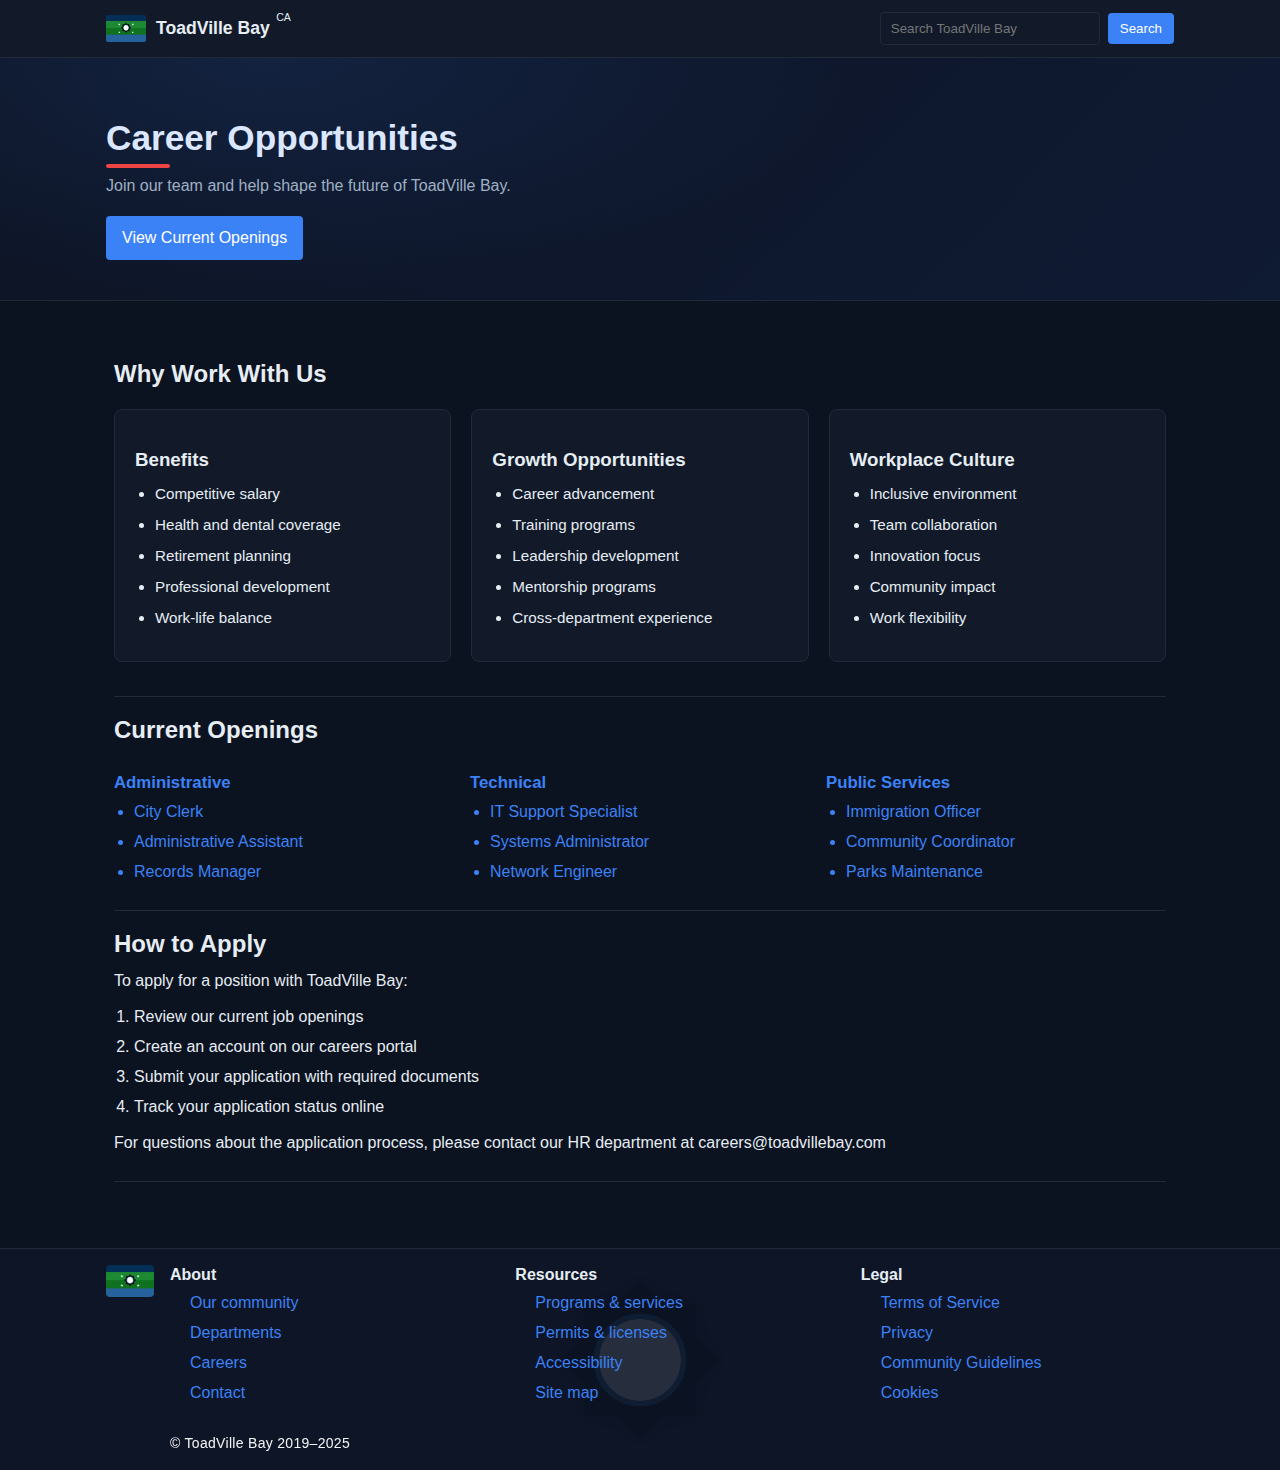
<file: About/careers.html>
<!DOCTYPE html>
<html lang="en">
<head>
  <meta charset="UTF-8" />
  <meta name="viewport" content="width=device-width, initial-scale=1" />
  <title>Careers – ToadVille Bay</title>
  <meta content="Career Opportunities at ToadVille Bay" property="og:title" />
  <meta content="Explore career opportunities with the City of ToadVille Bay. Join our team and make a difference in our community." property="og:description" />
  <meta content="https://toadvillebay.com/about/careers.html" property="og:url" />
  <meta content="https://toadvillebay.com/Images and Videos/ToadVilleCOA.png" property="og:image" />
  <link rel="icon" type="image/png" href="../Images and Videos/ToadVilleCOA.png" />
  <link rel="apple-touch-icon" href="../Images and Videos/ToadVilleCOA.png" />
  <link rel="stylesheet" href="../styles.css" />
</head>
<body>
  <header class="site-header" role="banner">
    <div class="site-header__top">
      <a class="site-brand" href="/index.html">
        <img src="../Images and Videos/flag.png" alt="ToadVille Bay" class="brand-mark" />
        <span class="brand-text">ToadVille Bay</span>
      </a>
      <div class="site-utils">
        <form class="site-search" role="search" aria-label="Site search" onsubmit="handleSearch(event)">
          <label for="q" class="sr-only">Search ToadVille Bay</label>
          <input id="q" name="q" type="search" placeholder="Search ToadVille Bay" />
          <button type="submit">Search</button>
        </form>
      </div>
    </div>
  </header>

  <section class="hero" aria-label="Career Opportunities">
    <div class="hero__content">
      <h1 class="h1-accent">Career Opportunities</h1>
      <p>Join our team and help shape the future of ToadVille Bay.</p>
      <a href="#current-openings" class="btn-primary">View Current Openings</a>
    </div>
  </section>

  <main class="page-content">
    <section class="info-section" aria-labelledby="why-work-title">
      <h2 id="why-work-title">Why Work With Us</h2>
      <div class="info-cards">
        <div class="info-card">
          <h3>Benefits</h3>
          <ul>
            <li>Competitive salary</li>
            <li>Health and dental coverage</li>
            <li>Retirement planning</li>
            <li>Professional development</li>
            <li>Work-life balance</li>
          </ul>
        </div>

        <div class="info-card">
          <h3>Growth Opportunities</h3>
          <ul>
            <li>Career advancement</li>
            <li>Training programs</li>
            <li>Leadership development</li>
            <li>Mentorship programs</li>
            <li>Cross-department experience</li>
          </ul>
        </div>

        <div class="info-card">
          <h3>Workplace Culture</h3>
          <ul>
            <li>Inclusive environment</li>
            <li>Team collaboration</li>
            <li>Innovation focus</li>
            <li>Community impact</li>
            <li>Work flexibility</li>
          </ul>
        </div>
      </div>
    </section>

    <section id="current-openings" class="info-section" aria-labelledby="openings-title">
      <h2 id="openings-title">Current Openings</h2>
      <div class="grid">
        <div class="card">
          <h3>Administrative</h3>
          <ul>
            <li>City Clerk</li>
            <li>Administrative Assistant</li>
            <li>Records Manager</li>
          </ul>
        </div>
        
        <div class="card">
          <h3>Technical</h3>
          <ul>
            <li>IT Support Specialist</li>
            <li>Systems Administrator</li>
            <li>Network Engineer</li>
          </ul>
        </div>
        
        <div class="card">
          <h3>Public Services</h3>
          <ul>
            <li>Immigration Officer</li>
            <li>Community Coordinator</li>
            <li>Parks Maintenance</li>
          </ul>
        </div>
      </div>
    </section>

    <section class="info-section" aria-labelledby="apply-title">
      <h2 id="apply-title">How to Apply</h2>
      <p>To apply for a position with ToadVille Bay:</p>
      <ol>
        <li>Review our current job openings</li>
        <li>Create an account on our careers portal</li>
        <li>Submit your application with required documents</li>
        <li>Track your application status online</li>
      </ol>
      <p>For questions about the application process, please contact our HR department at careers@toadvillebay.com</p>
    </section>
  </main>

  <footer class="site-footer" role="contentinfo">
    <div class="footer-inner">
      <div class="footer-brand">
        <img class="footer-brand-img" src="../Images and Videos/flag.png" alt="ToadVille Bay" />
      </div>
      <div class="footer-links-columns">
        <div>
          <h4>About</h4>
          <ul>
            <li><a href="community.html">Our community</a></li>
            <li><a href="departments.html">Departments</a></li>
            <li><a href="careers.html">Careers</a></li>
            <li><a href="contact.html">Contact</a></li>
          </ul>
        </div>
        <div>
          <h4>Resources</h4>
          <ul>
            <li><a href="../resources/programs-services.html">Programs & services</a></li>
            <li><a href="../resources/permits-licenses.html">Permits & licenses</a></li>
            <li><a href="../resources/accessibility.html">Accessibility</a></li>
            <li><a href="../resources/sitemap.html">Site map</a></li>
          </ul>
        </div>
        <div>
          <h4>Legal</h4>
          <ul>
            <li><a href="../Legal/termsofservice.html">Terms of Service</a></li>
            <li><a href="../Legal/privacy.html">Privacy</a></li>
            <li><a href="../Legal/communityguidelines.html">Community Guidelines</a></li>
            <li><a href="../Legal/cookies.html">Cookies</a></li>
          </ul>
        </div>
        <div class="site-footer-brand" style="grid-column: 1 / -1; text-align:center;">
          <span class="site-footer-text">© ToadVille Bay 2019–2025</span>
        </div>
      </div>
    </div>
  </footer>
  <script src="../scripts/site-search.js"></script>
</body>
</html>
</file>
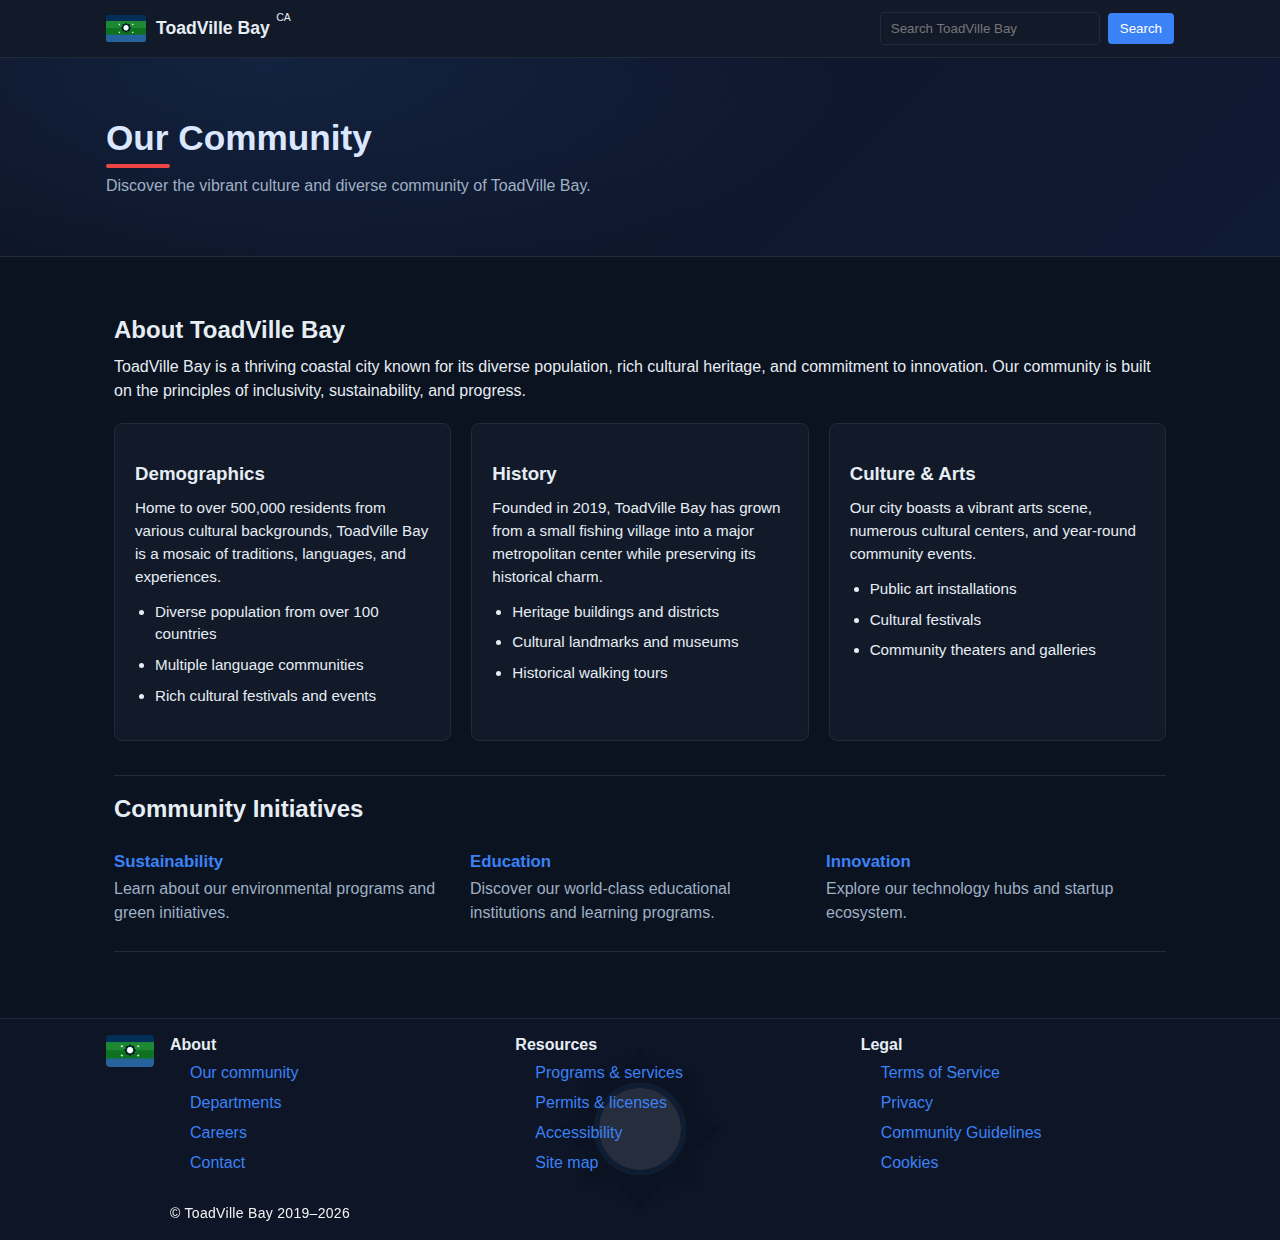
<file: About/community.html>
<!DOCTYPE html>
<html lang="en">
<head>
  <meta charset="UTF-8" />
  <meta name="viewport" content="width=device-width, initial-scale=1" />
  <title>Our Community – ToadVille Bay</title>
  <meta content="ToadVille Bay Community Information" property="og:title" />
  <meta content="Learn about ToadVille Bay's rich history, diverse community, and cultural heritage." property="og:description" />
  <meta content="https://toadvillebay.com/about/community.html" property="og:url" />
  <meta content="https://toadvillebay.com/Images and Videos/ToadVilleCOA.png" property="og:image" />
  <link rel="icon" type="image/png" href="../Images and Videos/ToadVilleCOA.png" />
  <link rel="apple-touch-icon" href="../Images and Videos/ToadVilleCOA.png" />
  <link rel="stylesheet" href="../styles.css" />
</head>
<body>
  <header class="site-header" role="banner">
    <div class="site-header__top">
      <a class="site-brand" href="/index.html">
        <img src="../Images and Videos/flag.png" alt="ToadVille Bay" class="brand-mark" />
        <span class="brand-text">ToadVille Bay</span>
      </a>
      <div class="site-utils">
        <form class="site-search" role="search" aria-label="Site search" onsubmit="handleSearch(event)">
          <label for="q" class="sr-only">Search ToadVille Bay</label>
          <input id="q" name="q" type="search" placeholder="Search ToadVille Bay" />
          <button type="submit">Search</button>
        </form>
      </div>
    </div>
  </header>

  <section class="hero" aria-label="Our Community">
    <div class="hero__content">
      <h1 class="h1-accent">Our Community</h1>
      <p>Discover the vibrant culture and diverse community of ToadVille Bay.</p>
    </div>
  </section>

  <main class="page-content">
    <section class="info-section" aria-labelledby="about-title">
      <h2 id="about-title">About ToadVille Bay</h2>
      <p>ToadVille Bay is a thriving coastal city known for its diverse population, rich cultural heritage, and commitment to innovation. Our community is built on the principles of inclusivity, sustainability, and progress.</p>
      
      <div class="info-cards">
        <div class="info-card">
          <h3>Demographics</h3>
          <p>Home to over 500,000 residents from various cultural backgrounds, ToadVille Bay is a mosaic of traditions, languages, and experiences.</p>
          <ul>
            <li>Diverse population from over 100 countries</li>
            <li>Multiple language communities</li>
            <li>Rich cultural festivals and events</li>
          </ul>
        </div>
        
        <div class="info-card">
          <h3>History</h3>
          <p>Founded in 2019, ToadVille Bay has grown from a small fishing village into a major metropolitan center while preserving its historical charm.</p>
          <ul>
            <li>Heritage buildings and districts</li>
            <li>Cultural landmarks and museums</li>
            <li>Historical walking tours</li>
          </ul>
        </div>
        
        <div class="info-card">
          <h3>Culture & Arts</h3>
          <p>Our city boasts a vibrant arts scene, numerous cultural centers, and year-round community events.</p>
          <ul>
            <li>Public art installations</li>
            <li>Cultural festivals</li>
            <li>Community theaters and galleries</li>
          </ul>
        </div>
      </div>
    </section>

    <section class="info-section" aria-labelledby="initiatives-title">
      <h2 id="initiatives-title">Community Initiatives</h2>
      <div class="grid">
        <div class="card">
          <h3>Sustainability</h3>
          <p>Learn about our environmental programs and green initiatives.</p>
        </div>
        <div class="card">
          <h3>Education</h3>
          <p>Discover our world-class educational institutions and learning programs.</p>
        </div>
        <div class="card">
          <h3>Innovation</h3>
          <p>Explore our technology hubs and startup ecosystem.</p>
        </div>
      </div>
    </section>
  </main>

  <footer class="site-footer" role="contentinfo">
    <div class="footer-inner">
      <div class="footer-brand">
        <img class="footer-brand-img" src="../Images and Videos/flag.png" alt="ToadVille Bay" />
      </div>
      <div class="footer-links-columns">
        <div>
          <h4>About</h4>
          <ul>
            <li><a href="community.html">Our community</a></li>
            <li><a href="departments.html">Departments</a></li>
            <li><a href="careers.html">Careers</a></li>
            <li><a href="contact.html">Contact</a></li>
          </ul>
        </div>
        <div>
          <h4>Resources</h4>
          <ul>
            <li><a href="../resources/programs-services.html">Programs & services</a></li>
            <li><a href="../resources/permits-licenses.html">Permits & licenses</a></li>
            <li><a href="../resources/accessibility.html">Accessibility</a></li>
            <li><a href="../resources/sitemap.html">Site map</a></li>
          </ul>
        </div>
        <div>
          <h4>Legal</h4>
          <ul>
            <li><a href="../Legal/termsofservice.html">Terms of Service</a></li>
            <li><a href="../Legal/privacy.html">Privacy</a></li>
            <li><a href="../Legal/communityguidelines.html">Community Guidelines</a></li>
            <li><a href="../Legal/cookies.html">Cookies</a></li>
          </ul>
        </div>
        <div class="site-footer-brand" style="grid-column: 1 / -1; text-align:center;">
          <span class="site-footer-text">© ToadVille Bay 2019–2025</span>
        </div>
      </div>
    </div>
  </footer>
  <script src="../scripts/site-search.js"></script>
  <script src="../scripts/footer.js"></script>
</body>
</html>
</file>
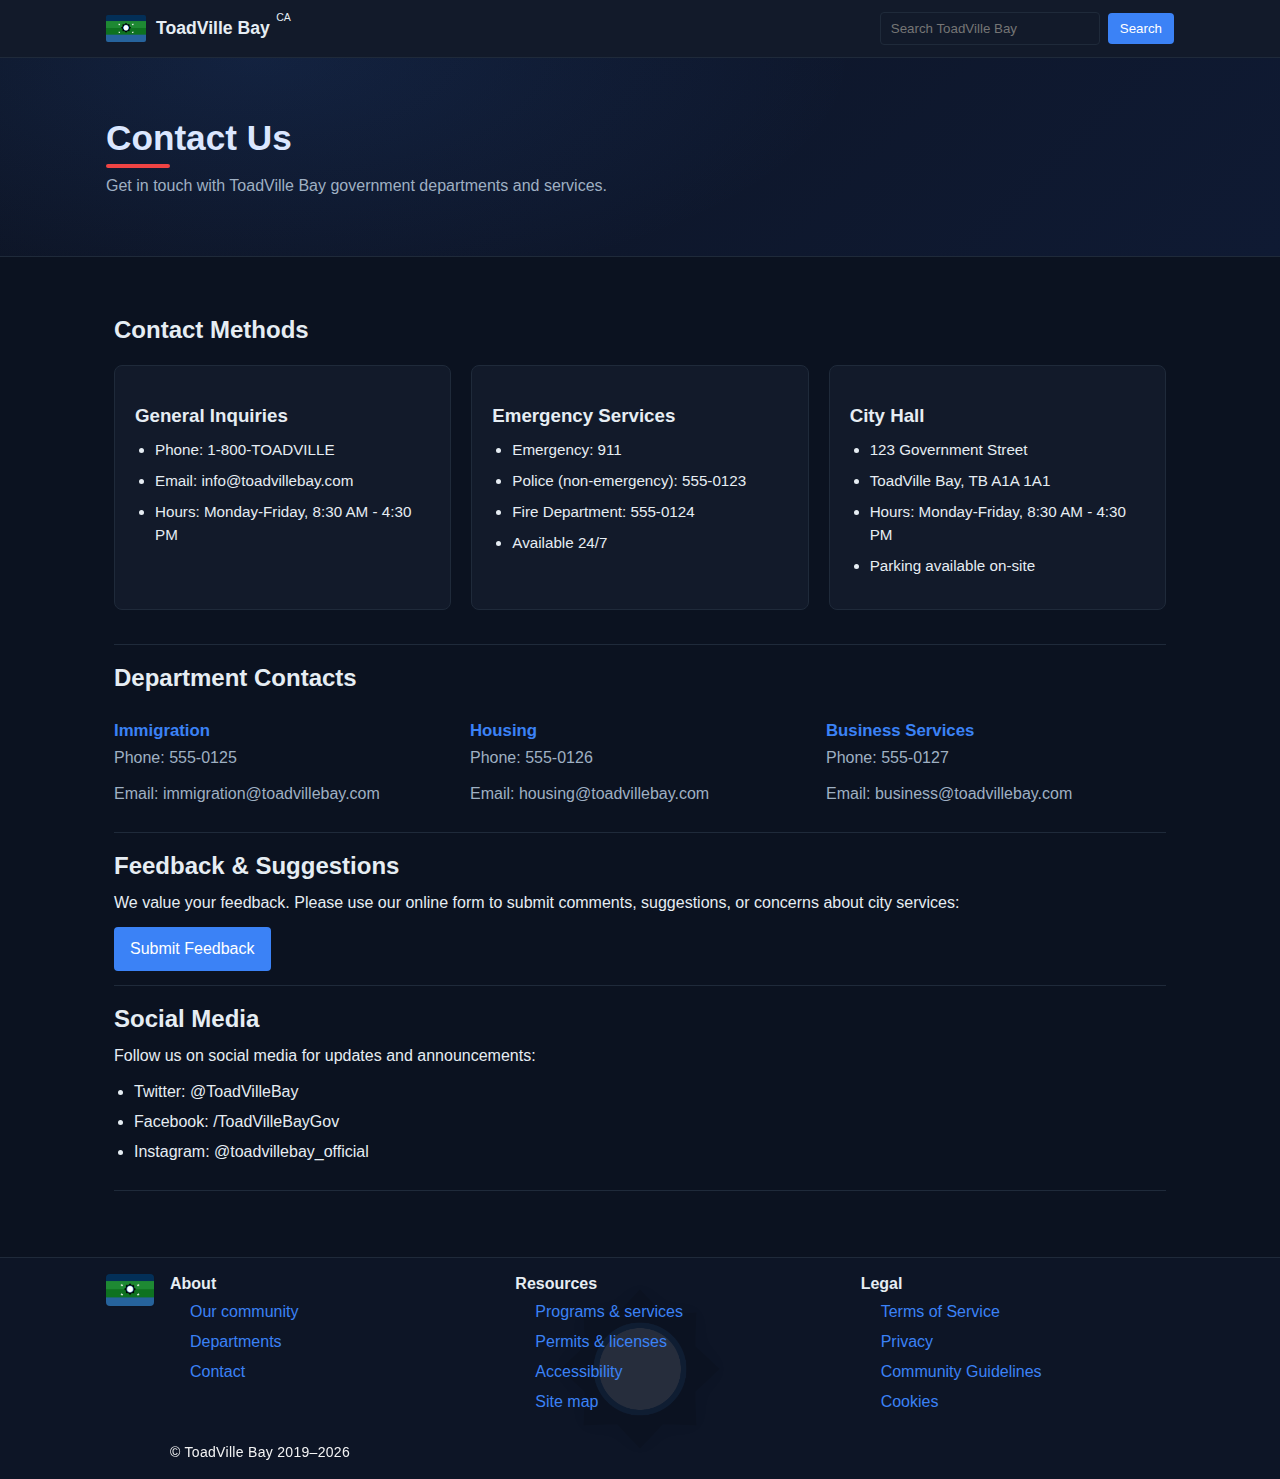
<file: About/contact.html>
<!DOCTYPE html>
<html lang="en">
<head>
  <meta charset="UTF-8" />
  <meta name="viewport" content="width=device-width, initial-scale=1" />
  <title>Contact Us – ToadVille Bay</title>
  <meta content="Contact ToadVille Bay Government" property="og:title" />
  <meta content="Get in touch with ToadVille Bay government departments and services. Find contact information, office locations, and hours." property="og:description" />
  <meta content="https://toadvillebay.com/about/contact.html" property="og:url" />
  <meta content="https://toadvillebay.com/Images and Videos/ToadVilleCOA.png" property="og:image" />
  <link rel="icon" type="image/png" href="../Images and Videos/ToadVilleCOA.png" />
  <link rel="apple-touch-icon" href="../Images and Videos/ToadVilleCOA.png" />
  <link rel="stylesheet" href="../styles.css" />
</head>
<body>
  <header class="site-header" role="banner">
    <div class="site-header__top">
      <a class="site-brand" href="/index.html">
        <img src="../Images and Videos/flag.png" alt="ToadVille Bay" class="brand-mark" />
        <span class="brand-text">ToadVille Bay</span>
      </a>
      <div class="site-utils">
        <form class="site-search" role="search" aria-label="Site search" onsubmit="handleSearch(event)">
          <label for="q" class="sr-only">Search ToadVille Bay</label>
          <input id="q" name="q" type="search" placeholder="Search ToadVille Bay" />
          <button type="submit">Search</button>
        </form>
      </div>
    </div>
  </header>

  <section class="hero" aria-label="Contact Information">
    <div class="hero__content">
      <h1 class="h1-accent">Contact Us</h1>
      <p>Get in touch with ToadVille Bay government departments and services.</p>
    </div>
  </section>

  <main class="page-content">
    <section class="info-section" aria-labelledby="contact-methods-title">
      <h2 id="contact-methods-title">Contact Methods</h2>
      
      <div class="info-cards">
        <div class="info-card">
          <h3>General Inquiries</h3>
          <ul>
            <li>Phone: 1-800-TOADVILLE</li>
            <li>Email: info@toadvillebay.com</li>
            <li>Hours: Monday-Friday, 8:30 AM - 4:30 PM</li>
          </ul>
        </div>

        <div class="info-card">
          <h3>Emergency Services</h3>
          <ul>
            <li>Emergency: 911</li>
            <li>Police (non-emergency): 555-0123</li>
            <li>Fire Department: 555-0124</li>
            <li>Available 24/7</li>
          </ul>
        </div>

        <div class="info-card">
          <h3>City Hall</h3>
          <ul>
            <li>123 Government Street</li>
            <li>ToadVille Bay, TB A1A 1A1</li>
            <li>Hours: Monday-Friday, 8:30 AM - 4:30 PM</li>
            <li>Parking available on-site</li>
          </ul>
        </div>
      </div>
    </section>

    <section class="info-section" aria-labelledby="departments-contact-title">
      <h2 id="departments-contact-title">Department Contacts</h2>
      
      <div class="grid">
        <div class="card">
          <h3>Immigration</h3>
          <p>Phone: 555-0125</p>
          <p>Email: immigration@toadvillebay.com</p>
        </div>
        
        <div class="card">
          <h3>Housing</h3>
          <p>Phone: 555-0126</p>
          <p>Email: housing@toadvillebay.com</p>
        </div>
        
        <div class="card">
          <h3>Business Services</h3>
          <p>Phone: 555-0127</p>
          <p>Email: business@toadvillebay.com</p>
        </div>
      </div>
    </section>

    <section class="info-section" aria-labelledby="feedback-title">
      <h2 id="feedback-title">Feedback & Suggestions</h2>
      <p>We value your feedback. Please use our online form to submit comments, suggestions, or concerns about city services:</p>
      <a href="#feedback-form" class="btn-primary">Submit Feedback</a>
    </section>

    <section class="info-section" aria-labelledby="social-media-title">
      <h2 id="social-media-title">Social Media</h2>
      <p>Follow us on social media for updates and announcements:</p>
      <ul>
        <li>Twitter: @ToadVilleBay</li>
        <li>Facebook: /ToadVilleBayGov</li>
        <li>Instagram: @toadvillebay_official</li>
      </ul>
    </section>
  </main>

  <footer class="site-footer" role="contentinfo">
    <div class="footer-inner">
      <div class="footer-brand">
        <img class="footer-brand-img" src="../Images and Videos/flag.png" alt="ToadVille Bay" />
      </div>
      <div class="footer-links-columns">
        <div>
          <h4>About</h4>
          <ul>
            <li><a href="community.html">Our community</a></li>
            <li><a href="departments.html">Departments</a></li>
            <li><a href="contact.html">Contact</a></li>
          </ul>
        </div>
        <div>
          <h4>Resources</h4>
          <ul>
            <li><a href="../resources/programs-services.html">Programs & services</a></li>
            <li><a href="../resources/permits-licenses.html">Permits & licenses</a></li>
            <li><a href="../resources/accessibility.html">Accessibility</a></li>
            <li><a href="../resources/sitemap.html">Site map</a></li>
          </ul>
        </div>
        <div>
          <h4>Legal</h4>
          <ul>
            <li><a href="../Legal/termsofservice.html">Terms of Service</a></li>
            <li><a href="../Legal/privacy.html">Privacy</a></li>
            <li><a href="../Legal/communityguidelines.html">Community Guidelines</a></li>
            <li><a href="../Legal/cookies.html">Cookies</a></li>
          </ul>
        </div>
        <div class="site-footer-brand" style="grid-column: 1 / -1; text-align:center;">
          <span class="site-footer-text">© ToadVille Bay 2019–2025</span>
        </div>
      </div>
    </div>
  </footer>
  <script src="../scripts/site-search.js"></script>
  <script src="../scripts/footer.js"></script>
</body>
</html>
</file>
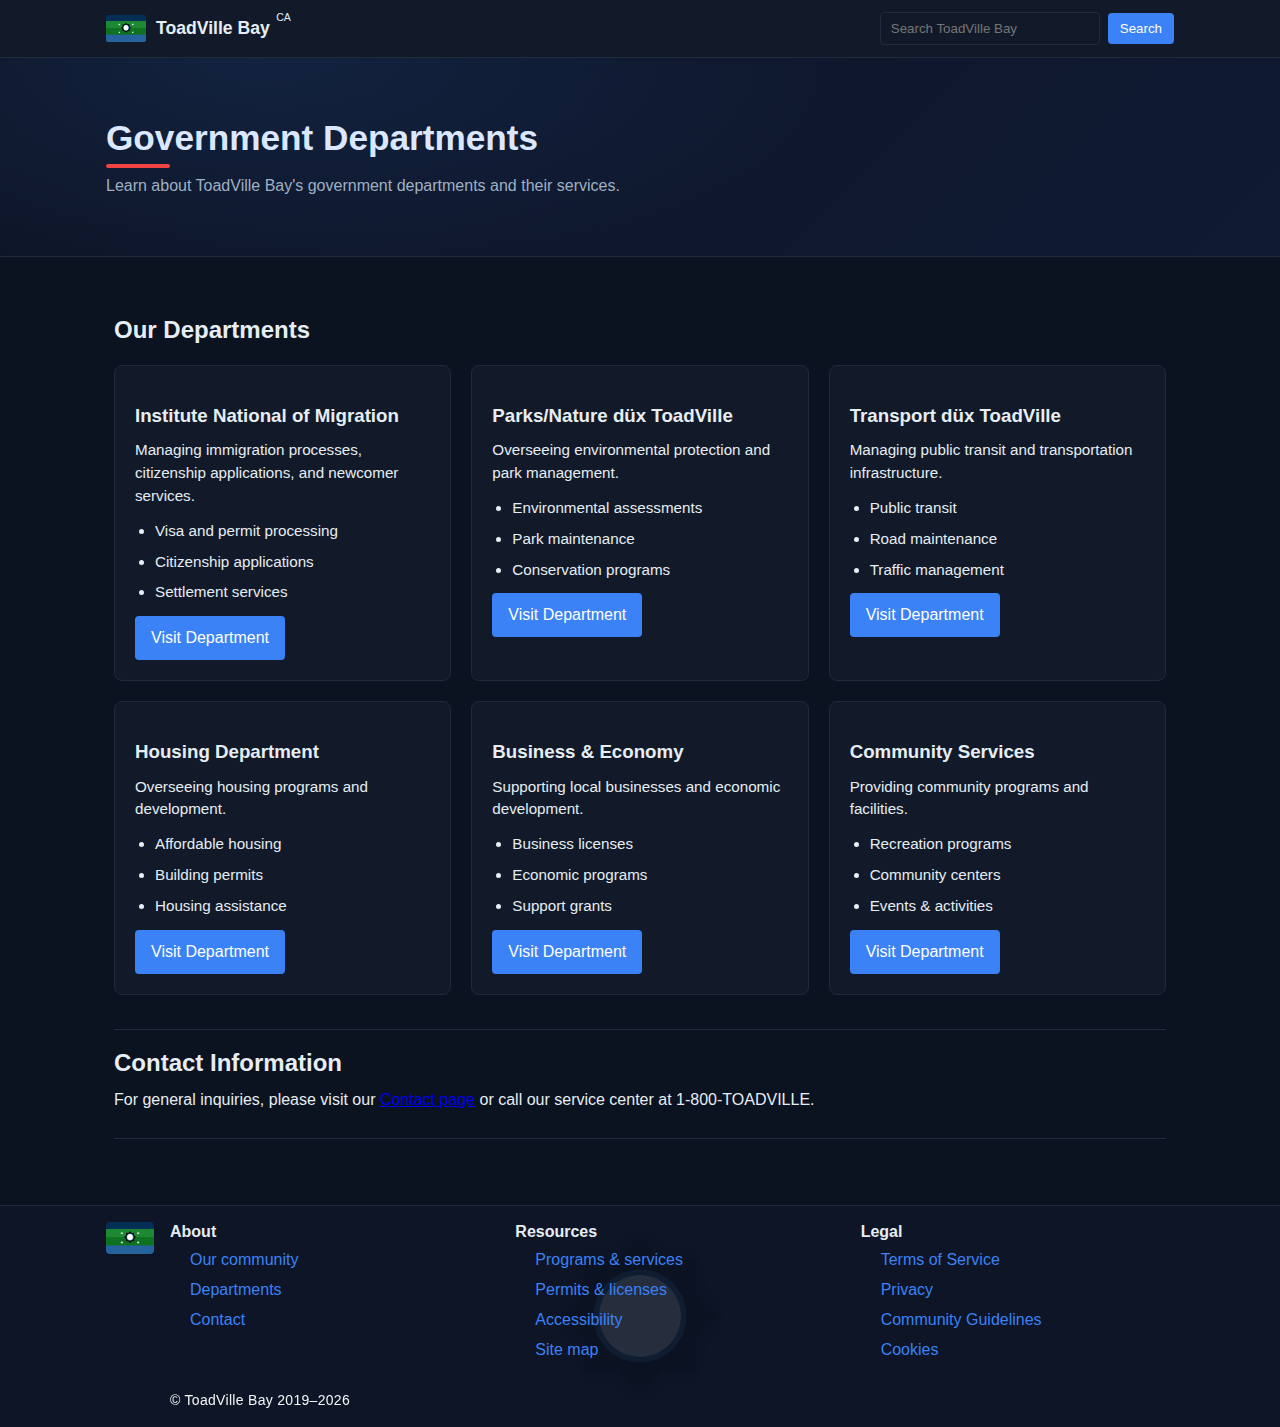
<file: About/departments.html>
<!DOCTYPE html>
<html lang="en">
<head>
  <meta charset="UTF-8" />
  <meta name="viewport" content="width=device-width, initial-scale=1" />
  <title>Government Departments – ToadVille Bay</title>
  <meta content="ToadVille Bay Government Departments" property="og:title" />
  <meta content="Information about ToadVille Bay's government departments, services, and contact information." property="og:description" />
  <meta content="https://toadvillebay.com/about/departments.html" property="og:url" />
  <meta content="https://toadvillebay.com/Images and Videos/ToadVilleCOA.png" property="og:image" />
  <link rel="icon" type="image/png" href="../Images and Videos/ToadVilleCOA.png" />
  <link rel="apple-touch-icon" href="../Images and Videos/ToadVilleCOA.png" />
  <link rel="stylesheet" href="../styles.css" />
</head>
<body>
  <header class="site-header" role="banner">
    <div class="site-header__top">
      <a class="site-brand" href="/index.html">
        <img src="../Images and Videos/flag.png" alt="ToadVille Bay" class="brand-mark" />
        <span class="brand-text">ToadVille Bay</span>
      </a>
      <div class="site-utils">
        <form class="site-search" role="search" aria-label="Site search" onsubmit="handleSearch(event)">
          <label for="q" class="sr-only">Search ToadVille Bay</label>
          <input id="q" name="q" type="search" placeholder="Search ToadVille Bay" />
          <button type="submit">Search</button>
        </form>
      </div>
    </div>
  </header>

  <section class="hero" aria-label="Government Departments">
    <div class="hero__content">
      <h1 class="h1-accent">Government Departments</h1>
      <p>Learn about ToadVille Bay's government departments and their services.</p>
    </div>
  </section>

  <main class="page-content">
    <section class="info-section" aria-labelledby="departments-title">
      <h2 id="departments-title">Our Departments</h2>
      
      <div class="info-cards">
        <div class="info-card">
          <h3>Institute National of Migration</h3>
          <p>Managing immigration processes, citizenship applications, and newcomer services.</p>
          <ul>
            <li>Visa and permit processing</li>
            <li>Citizenship applications</li>
            <li>Settlement services</li>
          </ul>
          <a href="../Immigration/immigration.html" class="btn-primary">Visit Department</a>
        </div>

        <div class="info-card">
          <h3>Parks/Nature düx ToadVille</h3>
          <p>Overseeing environmental protection and park management.</p>
          <ul>
            <li>Environmental assessments</li>
            <li>Park maintenance</li>
            <li>Conservation programs</li>
          </ul>
          <a href="../Environment/environment.html" class="btn-primary">Visit Department</a>
        </div>

        <div class="info-card">
          <h3>Transport düx ToadVille</h3>
          <p>Managing public transit and transportation infrastructure.</p>
          <ul>
            <li>Public transit</li>
            <li>Road maintenance</li>
            <li>Traffic management</li>
          </ul>
          <a href="../Transportation/transportation.html" class="btn-primary">Visit Department</a>
        </div>
      </div>

      <div class="info-cards">
        <div class="info-card">
          <h3>Housing Department</h3>
          <p>Overseeing housing programs and development.</p>
          <ul>
            <li>Affordable housing</li>
            <li>Building permits</li>
            <li>Housing assistance</li>
          </ul>
          <a href="../Housing/housing.html" class="btn-primary">Visit Department</a>
        </div>

        <div class="info-card">
          <h3>Business & Economy</h3>
          <p>Supporting local businesses and economic development.</p>
          <ul>
            <li>Business licenses</li>
            <li>Economic programs</li>
            <li>Support grants</li>
          </ul>
          <a href="../Business/business.html" class="btn-primary">Visit Department</a>
        </div>

        <div class="info-card">
          <h3>Community Services</h3>
          <p>Providing community programs and facilities.</p>
          <ul>
            <li>Recreation programs</li>
            <li>Community centers</li>
            <li>Events & activities</li>
          </ul>
          <a href="../Community/community.html" class="btn-primary">Visit Department</a>
        </div>
      </div>
    </section>

    <section class="info-section" aria-labelledby="contact-title">
      <h2 id="contact-title">Contact Information</h2>
      <p>For general inquiries, please visit our <a href="contact.html">Contact page</a> or call our service center at 1-800-TOADVILLE.</p>
    </section>
  </main>

  <footer class="site-footer" role="contentinfo">
    <div class="footer-inner">
      <div class="footer-brand">
        <img class="footer-brand-img" src="../Images and Videos/flag.png" alt="ToadVille Bay" />
      </div>
      <div class="footer-links-columns">
        <div>
          <h4>About</h4>
          <ul>
            <li><a href="community.html">Our community</a></li>
            <li><a href="departments.html">Departments</a></li>
            <li><a href="contact.html">Contact</a></li>
          </ul>
        </div>
        <div>
          <h4>Resources</h4>
          <ul>
            <li><a href="../resources/programs-services.html">Programs & services</a></li>
            <li><a href="../resources/permits-licenses.html">Permits & licenses</a></li>
            <li><a href="../resources/accessibility.html">Accessibility</a></li>
            <li><a href="../resources/sitemap.html">Site map</a></li>
          </ul>
        </div>
        <div>
          <h4>Legal</h4>
          <ul>
            <li><a href="../Legal/termsofservice.html">Terms of Service</a></li>
            <li><a href="../Legal/privacy.html">Privacy</a></li>
            <li><a href="../Legal/communityguidelines.html">Community Guidelines</a></li>
            <li><a href="../Legal/cookies.html">Cookies</a></li>
          </ul>
        </div>
        <div class="site-footer-brand" style="grid-column: 1 / -1; text-align:center;">
          <span class="site-footer-text">© ToadVille Bay 2019–2025</span>
        </div>
      </div>
    </div>
  </footer>
  <script src="../scripts/site-search.js"></script>
  <script src="../scripts/footer.js"></script>
</body>
</html>
</file>
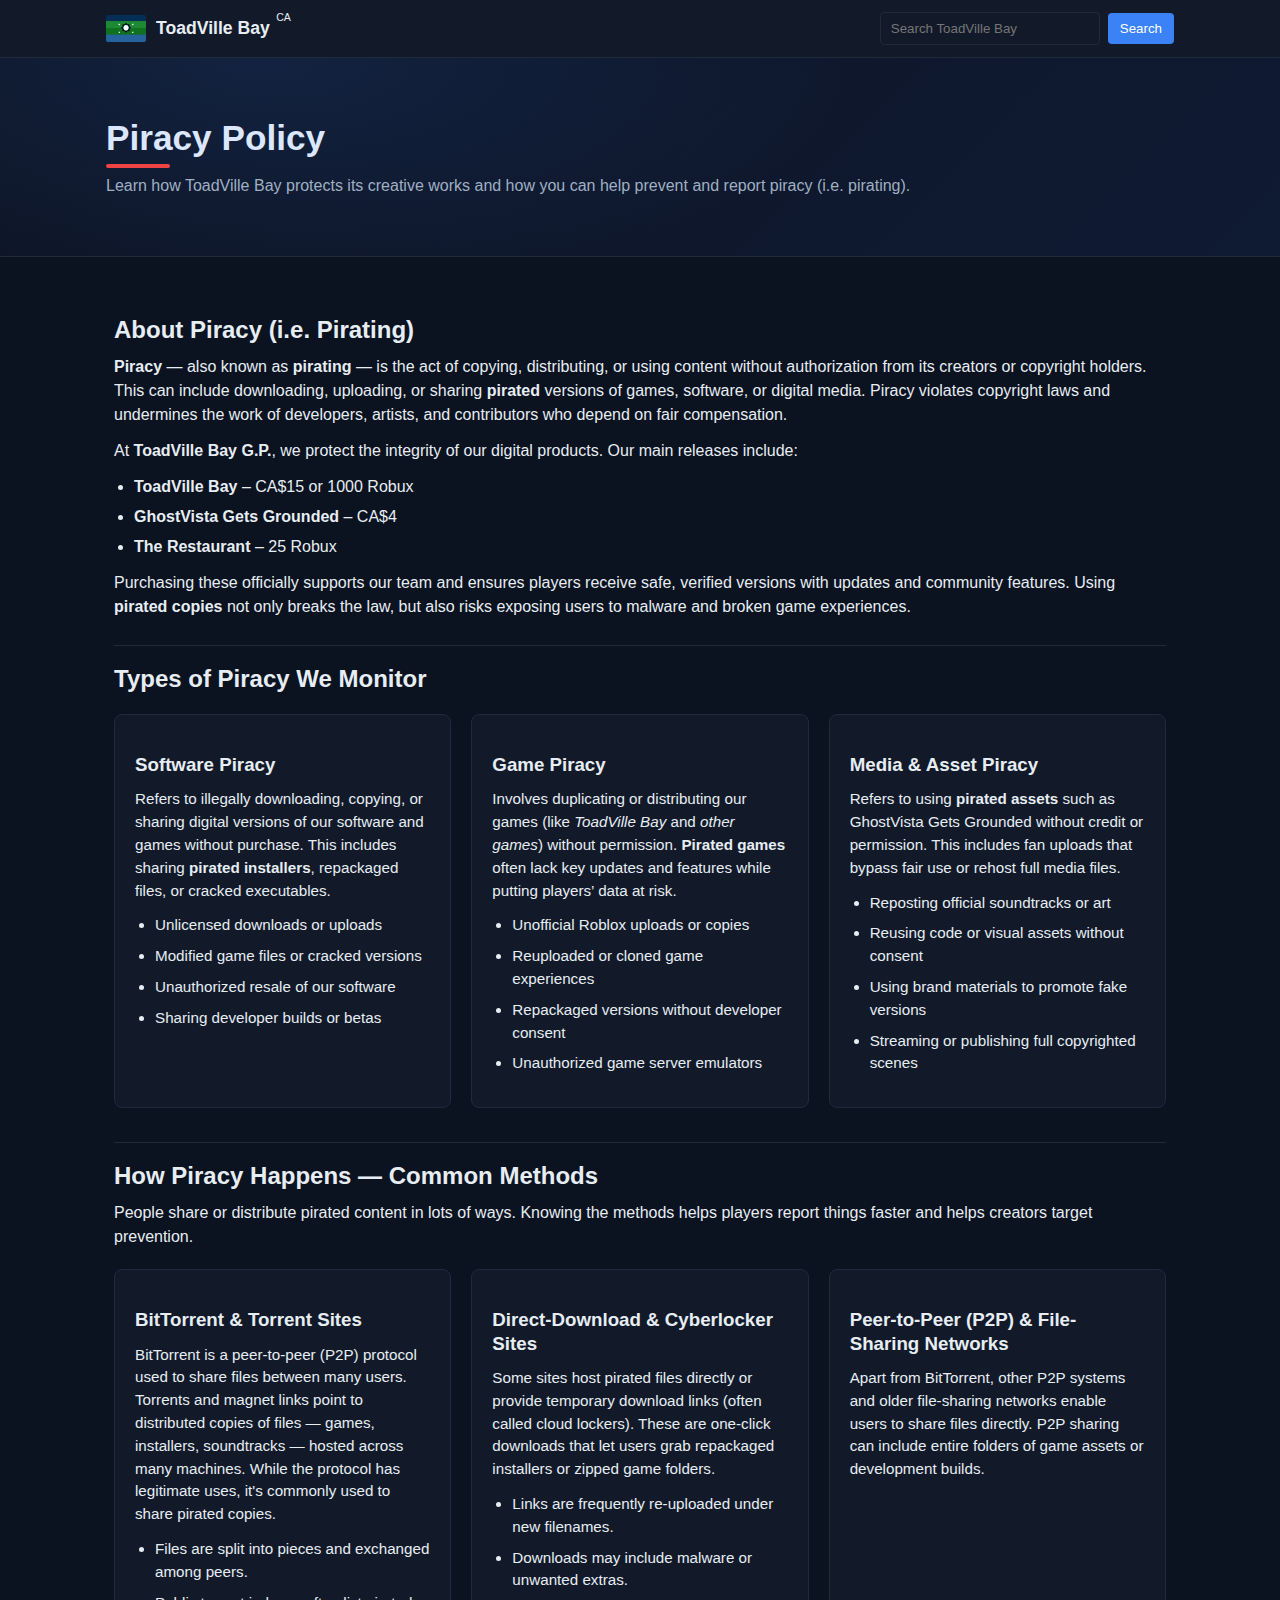
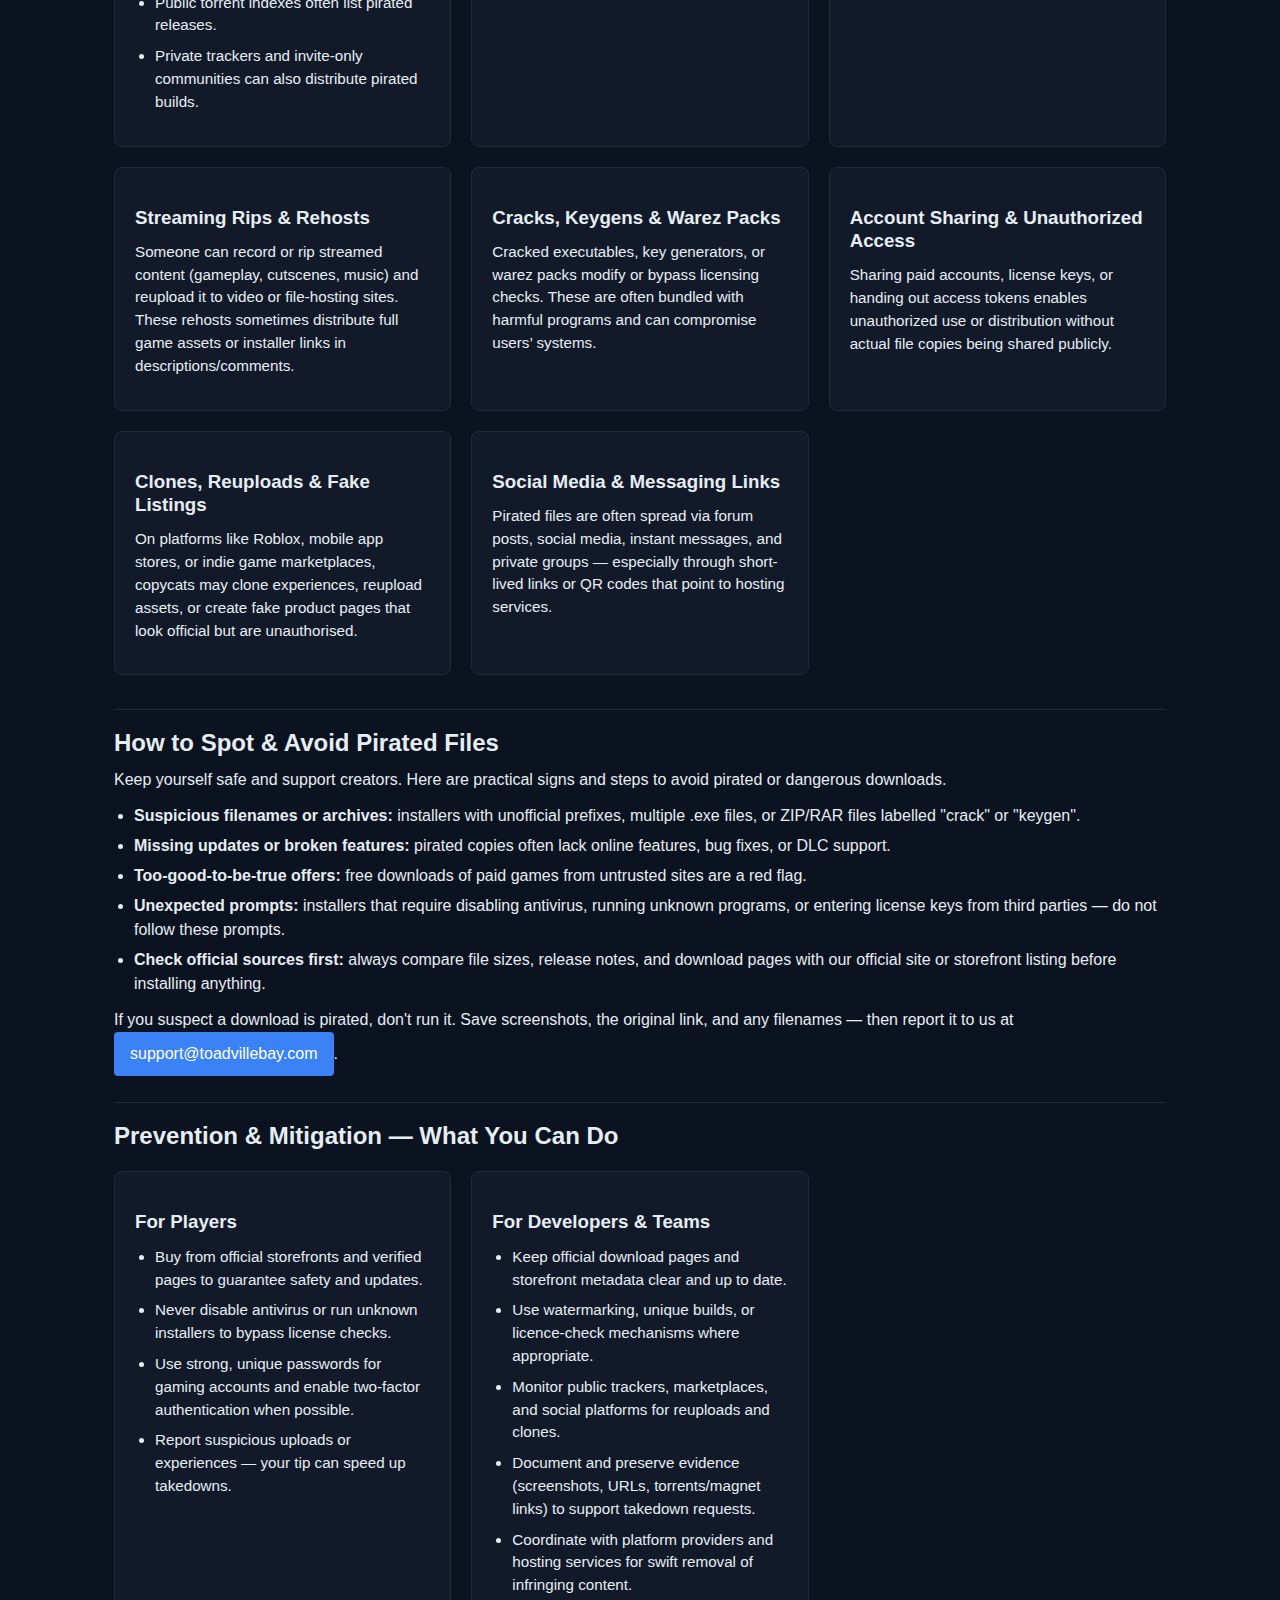
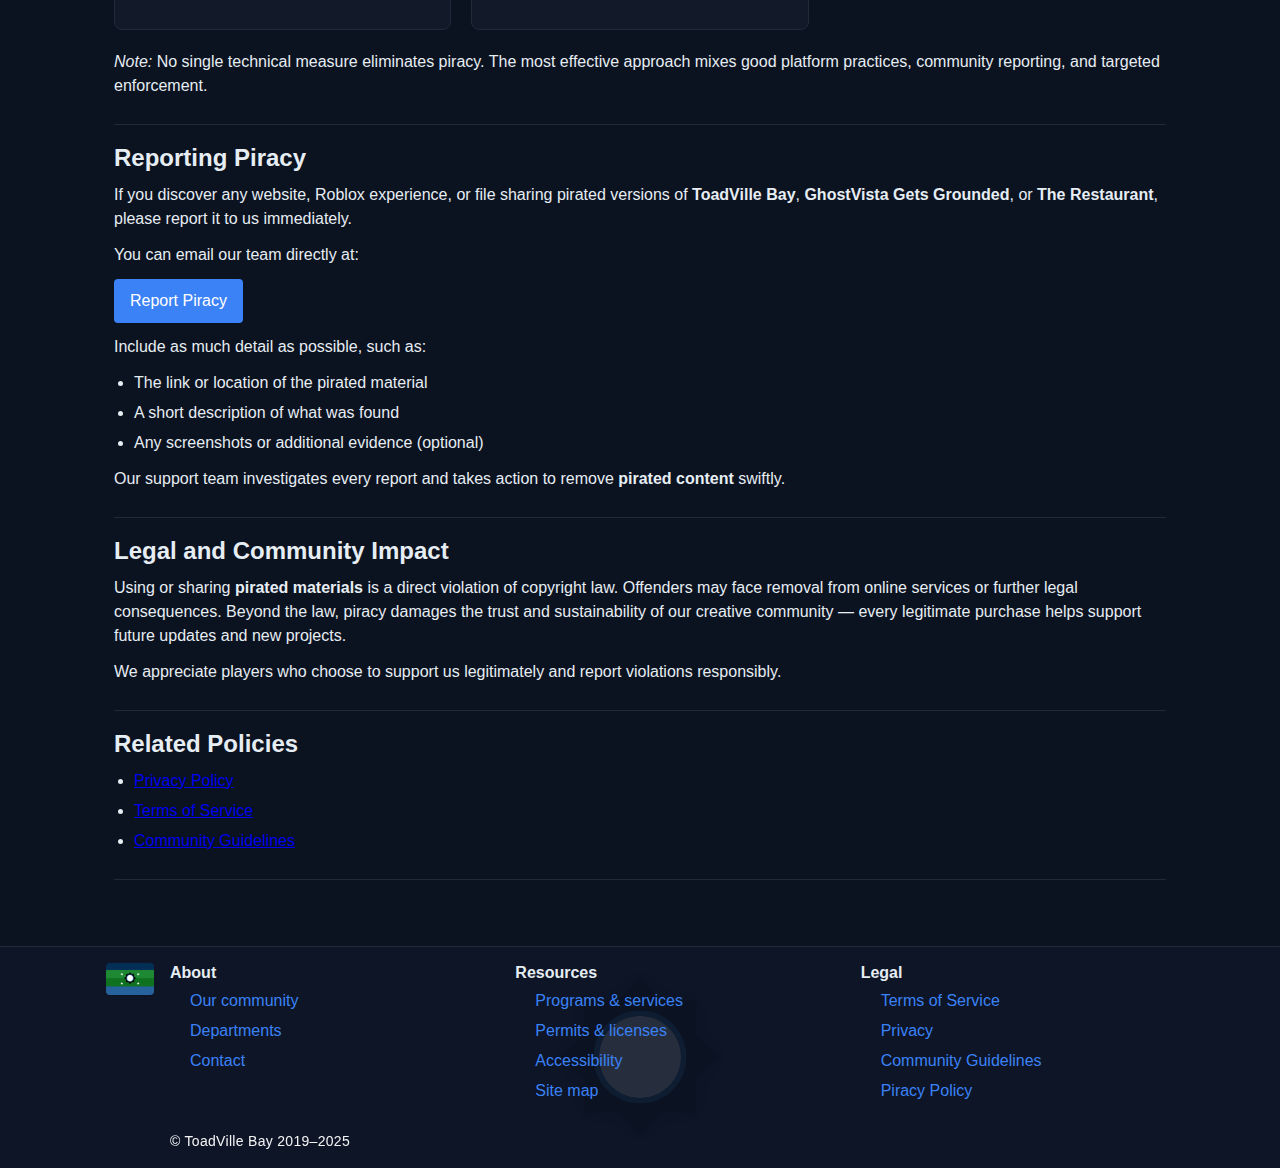
<file: About/piracy.html>
<!DOCTYPE html>
<html lang="en">
<head>
  <meta charset="UTF-8" />
  <meta name="viewport" content="width=device-width, initial-scale=1" />
  <title>Piracy Policy – ToadVille Bay</title>
  <meta content="ToadVille Bay Piracy Policy" property="og:title" />
  <meta content="Information on how ToadVille Bay handles product piracy and how you can report it." property="og:description" />
  <meta content="https://toadvillebay.com/Legal/piracy.html" property="og:url" />
  <meta content="https://toadvillebay.com/Images and Videos/ToadVilleCOA.png" property="og:image" />
  <link rel="icon" type="image/png" href="../Images and Videos/ToadVilleCOA.png" />
  <link rel="apple-touch-icon" href="../Images and Videos/ToadVilleCOA.png" />
  <link rel="stylesheet" href="../styles.css" />
</head>
<body>
  <header class="site-header" role="banner">
    <div class="site-header__top">
      <a class="site-brand" href="/index.html">
        <img src="../Images and Videos/flag.png" alt="ToadVille Bay" class="brand-mark" />
        <span class="brand-text">ToadVille Bay</span>
      </a>
      <div class="site-utils">
        <form class="site-search" role="search" aria-label="Site search" onsubmit="handleSearch(event)">
          <label for="q" class="sr-only">Search ToadVille Bay</label>
          <input id="q" name="q" type="search" placeholder="Search ToadVille Bay" />
          <button type="submit">Search</button>
        </form>
      </div>
    </div>
  </header>

  <section class="hero" aria-label="Piracy Policy">
    <div class="hero__content">
      <h1 class="h1-accent">Piracy Policy</h1>
      <p>Learn how ToadVille Bay protects its creative works and how you can help prevent and report piracy (i.e. pirating).</p>
    </div>
  </section>

  <main class="page-content">
    <section class="info-section" aria-labelledby="about-piracy-title">
      <h2 id="about-piracy-title">About Piracy (i.e. Pirating)</h2>
      <p><strong>Piracy</strong> — also known as <strong>pirating</strong> — is the act of copying, distributing, or using content without authorization from its creators or copyright holders. This can include downloading, uploading, or sharing <strong>pirated</strong> versions of games, software, or digital media. Piracy violates copyright laws and undermines the work of developers, artists, and contributors who depend on fair compensation.</p>
      <p>At <strong>ToadVille Bay G.P.</strong>, we protect the integrity of our digital products. Our main releases include:</p>
      <ul>
        <li><strong>ToadVille Bay</strong> – CA$15 or 1000 Robux</li>
        <li><strong>GhostVista Gets Grounded</strong> – CA$4</li>
        <li><strong>The Restaurant</strong> – 25 Robux</li>
      </ul>
      <p>Purchasing these officially supports our team and ensures players receive safe, verified versions with updates and community features. Using <strong>pirated copies</strong> not only breaks the law, but also risks exposing users to malware and broken game experiences.</p>
    </section>

    <section class="info-section" aria-labelledby="piracy-types-title">
      <h2 id="piracy-types-title">Types of Piracy We Monitor</h2>
      <div class="info-cards">
        <div class="info-card">
          <h3>Software Piracy</h3>
          <p>Refers to illegally downloading, copying, or sharing digital versions of our software and games without purchase. This includes sharing <strong>pirated installers</strong>, repackaged files, or cracked executables.</p>
          <ul>
            <li>Unlicensed downloads or uploads</li>
            <li>Modified game files or cracked versions</li>
            <li>Unauthorized resale of our software</li>
            <li>Sharing developer builds or betas</li>
          </ul>
        </div>

        <div class="info-card">
          <h3>Game Piracy</h3>
          <p>Involves duplicating or distributing our games (like <em>ToadVille Bay</em> and <em>other games</em>) without permission. <strong>Pirated games</strong> often lack key updates and features while putting players’ data at risk.</p>
          <ul>
            <li>Unofficial Roblox uploads or copies</li>
            <li>Reuploaded or cloned game experiences</li>
            <li>Repackaged versions without developer consent</li>
            <li>Unauthorized game server emulators</li>
          </ul>
        </div>

        <div class="info-card">
          <h3>Media & Asset Piracy</h3>
          <p>Refers to using <strong>pirated assets</strong> such as GhostVista Gets Grounded without credit or permission. This includes fan uploads that bypass fair use or rehost full media files.</p>
          <ul>
            <li>Reposting official soundtracks or art</li>
            <li>Reusing code or visual assets without consent</li>
            <li>Using brand materials to promote fake versions</li>
            <li>Streaming or publishing full copyrighted scenes</li>
          </ul>
        </div>
      </div>
    </section>

    <!-- NEW: Expanded section describing common piracy methods -->
    <section class="info-section" aria-labelledby="how-piracy-happens-title">
      <h2 id="how-piracy-happens-title">How Piracy Happens — Common Methods</h2>
      <p>People share or distribute pirated content in lots of ways. Knowing the methods helps players report things faster and helps creators target prevention.</p>

      <div class="info-cards">
        <div class="info-card">
          <h3>BitTorrent & Torrent Sites</h3>
          <p>BitTorrent is a peer-to-peer (P2P) protocol used to share files between many users. Torrents and magnet links point to distributed copies of files — games, installers, soundtracks — hosted across many machines. While the protocol has legitimate uses, it's commonly used to share pirated copies.</p>
          <ul>
            <li>Files are split into pieces and exchanged among peers.</li>
            <li>Public torrent indexes often list pirated releases.</li>
            <li>Private trackers and invite-only communities can also distribute pirated builds.</li>
          </ul>
        </div>

        <div class="info-card">
          <h3>Direct-Download & Cyberlocker Sites</h3>
          <p>Some sites host pirated files directly or provide temporary download links (often called cloud lockers). These are one-click downloads that let users grab repackaged installers or zipped game folders.</p>
          <ul>
            <li>Links are frequently re-uploaded under new filenames.</li>
            <li>Downloads may include malware or unwanted extras.</li>
          </ul>
        </div>

        <div class="info-card">
          <h3>Peer-to-Peer (P2P) & File-Sharing Networks</h3>
          <p>Apart from BitTorrent, other P2P systems and older file-sharing networks enable users to share files directly. P2P sharing can include entire folders of game assets or development builds.</p>
        </div>

        <div class="info-card">
          <h3>Streaming Rips & Rehosts</h3>
          <p>Someone can record or rip streamed content (gameplay, cutscenes, music) and reupload it to video or file-hosting sites. These rehosts sometimes distribute full game assets or installer links in descriptions/comments.</p>
        </div>

        <div class="info-card">
          <h3>Cracks, Keygens & Warez Packs</h3>
          <p>Cracked executables, key generators, or warez packs modify or bypass licensing checks. These are often bundled with harmful programs and can compromise users’ systems.</p>
        </div>

        <div class="info-card">
          <h3>Account Sharing & Unauthorized Access</h3>
          <p>Sharing paid accounts, license keys, or handing out access tokens enables unauthorized use or distribution without actual file copies being shared publicly.</p>
        </div>

        <div class="info-card">
          <h3>Clones, Reuploads & Fake Listings</h3>
          <p>On platforms like Roblox, mobile app stores, or indie game marketplaces, copycats may clone experiences, reupload assets, or create fake product pages that look official but are unauthorised.</p>
        </div>

        <div class="info-card">
          <h3>Social Media & Messaging Links</h3>
          <p>Pirated files are often spread via forum posts, social media, instant messages, and private groups — especially through short-lived links or QR codes that point to hosting services.</p>
        </div>
      </div>
    </section>

    <!-- NEW: How to spot & avoid pirated files -->
    <section class="info-section" aria-labelledby="spot-avoid-title">
      <h2 id="spot-avoid-title">How to Spot & Avoid Pirated Files</h2>
      <p>Keep yourself safe and support creators. Here are practical signs and steps to avoid pirated or dangerous downloads.</p>
      <ul>
        <li><strong>Suspicious filenames or archives:</strong> installers with unofficial prefixes, multiple .exe files, or ZIP/RAR files labelled "crack" or "keygen".</li>
        <li><strong>Missing updates or broken features:</strong> pirated copies often lack online features, bug fixes, or DLC support.</li>
        <li><strong>Too-good-to-be-true offers:</strong> free downloads of paid games from untrusted sites are a red flag.</li>
        <li><strong>Unexpected prompts:</strong> installers that require disabling antivirus, running unknown programs, or entering license keys from third parties — do not follow these prompts.</li>
        <li><strong>Check official sources first:</strong> always compare file sizes, release notes, and download pages with our official site or storefront listing before installing anything.</li>
      </ul>
      <p>If you suspect a download is pirated, don't run it. Save screenshots, the original link, and any filenames — then report it to us at <a href="mailto:support@toadvillebay.com" class="btn-primary">support@toadvillebay.com</a>.</p>
    </section>

    <!-- NEW: Prevention tips for players and developers -->
    <section class="info-section" aria-labelledby="prevention-title">
      <h2 id="prevention-title">Prevention & Mitigation — What You Can Do</h2>

      <div class="info-cards">
        <div class="info-card">
          <h3>For Players</h3>
          <ul>
            <li>Buy from official storefronts and verified pages to guarantee safety and updates.</li>
            <li>Never disable antivirus or run unknown installers to bypass license checks.</li>
            <li>Use strong, unique passwords for gaming accounts and enable two-factor authentication when possible.</li>
            <li>Report suspicious uploads or experiences — your tip can speed up takedowns.</li>
          </ul>
        </div>

        <div class="info-card">
          <h3>For Developers & Teams</h3>
          <ul>
            <li>Keep official download pages and storefront metadata clear and up to date.</li>
            <li>Use watermarking, unique builds, or licence-check mechanisms where appropriate.</li>
            <li>Monitor public trackers, marketplaces, and social platforms for reuploads and clones.</li>
            <li>Document and preserve evidence (screenshots, URLs, torrents/magnet links) to support takedown requests.</li>
            <li>Coordinate with platform providers and hosting services for swift removal of infringing content.</li>
          </ul>
        </div>
      </div>

      <p><em>Note:</em> No single technical measure eliminates piracy. The most effective approach mixes good platform practices, community reporting, and targeted enforcement.</p>
    </section>

    <section class="info-section" aria-labelledby="report-piracy-title">
      <h2 id="report-piracy-title">Reporting Piracy</h2>
      <p>If you discover any website, Roblox experience, or file sharing pirated versions of <strong>ToadVille Bay</strong>, <strong>GhostVista Gets Grounded</strong>, or <strong>The Restaurant</strong>, please report it to us immediately.</p>
      <p>You can email our team directly at:</p>
      <p><a href="mailto:support@toadvillebay.com" class="btn-primary">Report Piracy</a></p>
      <p>Include as much detail as possible, such as:</p>
      <ul>
        <li>The link or location of the pirated material</li>
        <li>A short description of what was found</li>
        <li>Any screenshots or additional evidence (optional)</li>
      </ul>
      <p>Our support team investigates every report and takes action to remove <strong>pirated content</strong> swiftly.</p>
    </section>

    <section class="info-section" aria-labelledby="legal-info-title">
      <h2 id="legal-info-title">Legal and Community Impact</h2>
      <p>Using or sharing <strong>pirated materials</strong> is a direct violation of copyright law. Offenders may face removal from online services or further legal consequences. Beyond the law, piracy damages the trust and sustainability of our creative community — every legitimate purchase helps support future updates and new projects.</p>
      <p>We appreciate players who choose to support us legitimately and report violations responsibly.</p>
    </section>

    <section class="info-section" aria-labelledby="related-links-title">
      <h2 id="related-links-title">Related Policies</h2>
      <ul>
        <li><a href="privacy.html">Privacy Policy</a></li>
        <li><a href="termsofservice.html">Terms of Service</a></li>
        <li><a href="communityguidelines.html">Community Guidelines</a></li>
      </ul>
    </section>
  </main>

  <footer class="site-footer" role="contentinfo">
    <div class="footer-inner">
      <div class="footer-brand">
        <img class="footer-brand-img" src="../Images and Videos/flag.png" alt="ToadVille Bay" />
      </div>
      <div class="footer-links-columns">
        <div>
          <h4>About</h4>
          <ul>
            <li><a href="../About/community.html">Our community</a></li>
            <li><a href="../About/departments.html">Departments</a></li>
            <li><a href="../About/contact.html">Contact</a></li>
          </ul>
        </div>
        <div>
          <h4>Resources</h4>
          <ul>
            <li><a href="../resources/programs-services.html">Programs & services</a></li>
            <li><a href="../resources/permits-licenses.html">Permits & licenses</a></li>
            <li><a href="../resources/accessibility.html">Accessibility</a></li>
            <li><a href="../resources/sitemap.html">Site map</a></li>
          </ul>
        </div>
        <div>
          <h4>Legal</h4>
          <ul>
            <li><a href="termsofservice.html">Terms of Service</a></li>
            <li><a href="privacy.html">Privacy</a></li>
            <li><a href="communityguidelines.html">Community Guidelines</a></li>
            <li><a href="piracy.html">Piracy Policy</a></li>
          </ul>
        </div>
        <div class="site-footer-brand" style="grid-column: 1 / -1; text-align:center;">
          <span class="site-footer-text">© ToadVille Bay 2019–2025</span>
        </div>
      </div>
    </div>
  </footer>

  <script src="../scripts/site-search.js"></script>
</body>
</html>
</file>
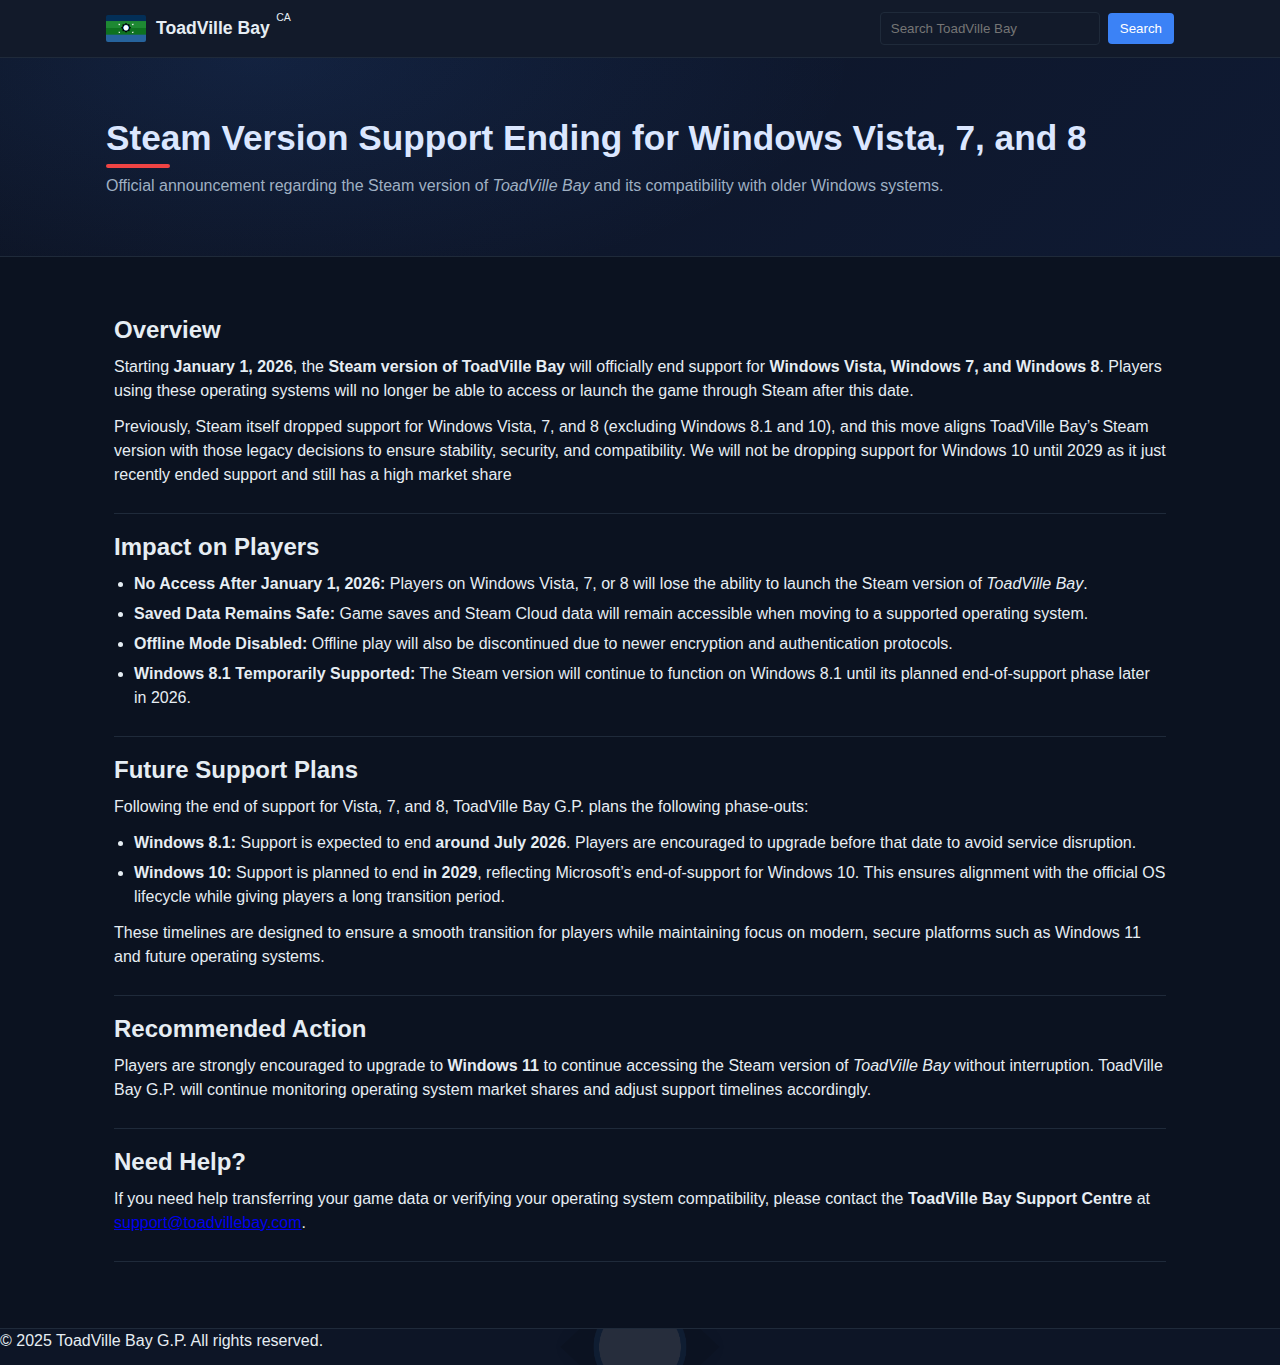
<file: About/steam-version-eos.html>
<!DOCTYPE html>
<html lang="en">
<head>
  <meta charset="UTF-8" />
  <meta name="viewport" content="width=device-width, initial-scale=1" />
  <title>ToadVille Bay Steam Version – End of Windows Support Notice</title>
  <meta content="ToadVille Bay Steam Version End of Support Notice" property="og:title" />
  <meta content="ToadVille Bay G.P. announces that the Steam version of ToadVille Bay will end support for Windows Vista, 7, and 8, with future phase-outs planned for Windows 8.1 and Windows 10 following Microsoft's official support timeline." property="og:description" />
  <meta content="https://toadvillebay.com/About/steam-version-eos.html" property="og:url" />
  <meta content="https://toadvillebay.com/Images and Videos/ToadVilleCOA.png" property="og:image" />
  <link rel="icon" type="image/png" href="../Images and Videos/ToadVilleCOA.png" />
  <link rel="apple-touch-icon" href="../Images and Videos/ToadVilleCOA.png" />
  <link rel="stylesheet" href="../styles.css" />
</head>
<body>
  <header class="site-header" role="banner">
    <div class="site-header__top">
      <a class="site-brand" href="/index.html">
        <img src="../Images and Videos/flag.png" alt="ToadVille Bay" class="brand-mark" />
        <span class="brand-text">ToadVille Bay</span>
      </a>
      <div class="site-utils">
        <form class="site-search" role="search" aria-label="Site search" onsubmit="handleSearch(event)">
          <label for="q" class="sr-only">Search ToadVille Bay</label>
          <input id="q" name="q" type="search" placeholder="Search ToadVille Bay" />
          <button type="submit">Search</button>
        </form>
      </div>
    </div>
  </header>

  <section class="hero" aria-label="Steam Support Ending">
    <div class="hero__content">
      <h1 class="h1-accent">Steam Version Support Ending for Windows Vista, 7, and 8</h1>
      <p>Official announcement regarding the Steam version of <em>ToadVille Bay</em> and its compatibility with older Windows systems.</p>
    </div>
  </section>

  <main class="page-content">
    <section class="info-section" aria-labelledby="overview">
      <h2 id="overview">Overview</h2>
      <p>Starting <strong>January 1, 2026</strong>, the <strong>Steam version of ToadVille Bay</strong> will officially end support for <strong>Windows Vista, Windows 7, and Windows 8</strong>. Players using these operating systems will no longer be able to access or launch the game through Steam after this date.</p>
      <p>Previously, Steam itself dropped support for Windows Vista, 7, and 8 (excluding Windows 8.1 and 10), and this move aligns ToadVille Bay’s Steam version with those legacy decisions to ensure stability, security, and compatibility. We will not be dropping support for Windows 10 until 2029 as it just recently ended support and still has a high market share</p>
    </section>

    <section class="info-section" aria-labelledby="impact">
      <h2 id="impact">Impact on Players</h2>
      <ul>
        <li><strong>No Access After January 1, 2026:</strong> Players on Windows Vista, 7, or 8 will lose the ability to launch the Steam version of <em>ToadVille Bay</em>.</li>
        <li><strong>Saved Data Remains Safe:</strong> Game saves and Steam Cloud data will remain accessible when moving to a supported operating system.</li>
        <li><strong>Offline Mode Disabled:</strong> Offline play will also be discontinued due to newer encryption and authentication protocols.</li>
        <li><strong>Windows 8.1 Temporarily Supported:</strong> The Steam version will continue to function on Windows 8.1 until its planned end-of-support phase later in 2026.</li>
      </ul>
    </section>

    <section class="info-section" aria-labelledby="futureplans">
      <h2 id="futureplans">Future Support Plans</h2>
      <p>Following the end of support for Vista, 7, and 8, ToadVille Bay G.P. plans the following phase-outs:</p>
      <ul>
        <li><strong>Windows 8.1:</strong> Support is expected to end <strong>around July 2026</strong>. Players are encouraged to upgrade before that date to avoid service disruption.</li>
        <li><strong>Windows 10:</strong> Support is planned to end <strong>in 2029</strong>, reflecting Microsoft’s end-of-support for Windows 10. This ensures alignment with the official OS lifecycle while giving players a long transition period.</li>
      </ul>
      <p>These timelines are designed to ensure a smooth transition for players while maintaining focus on modern, secure platforms such as Windows 11 and future operating systems.</p>
    </section>

    <section class="info-section" aria-labelledby="recommendation">
      <h2 id="recommendation">Recommended Action</h2>
      <p>Players are strongly encouraged to upgrade to <strong>Windows 11</strong> to continue accessing the Steam version of <em>ToadVille Bay</em> without interruption. ToadVille Bay G.P. will continue monitoring operating system market shares and adjust support timelines accordingly.</p>
    </section>

    <section class="info-section" aria-labelledby="contact">
      <h2 id="contact">Need Help?</h2>
      <p>If you need help transferring your game data or verifying your operating system compatibility, please contact the <strong>ToadVille Bay Support Centre</strong> at <a href="mailto:support@toadvillebay.com">support@toadvillebay.com</a>.</p>
    </section>
  </main>

  <footer class="site-footer">
    <p>© 2025 ToadVille Bay G.P. All rights reserved.</p>
  </footer>
</body>
</html>
</file>
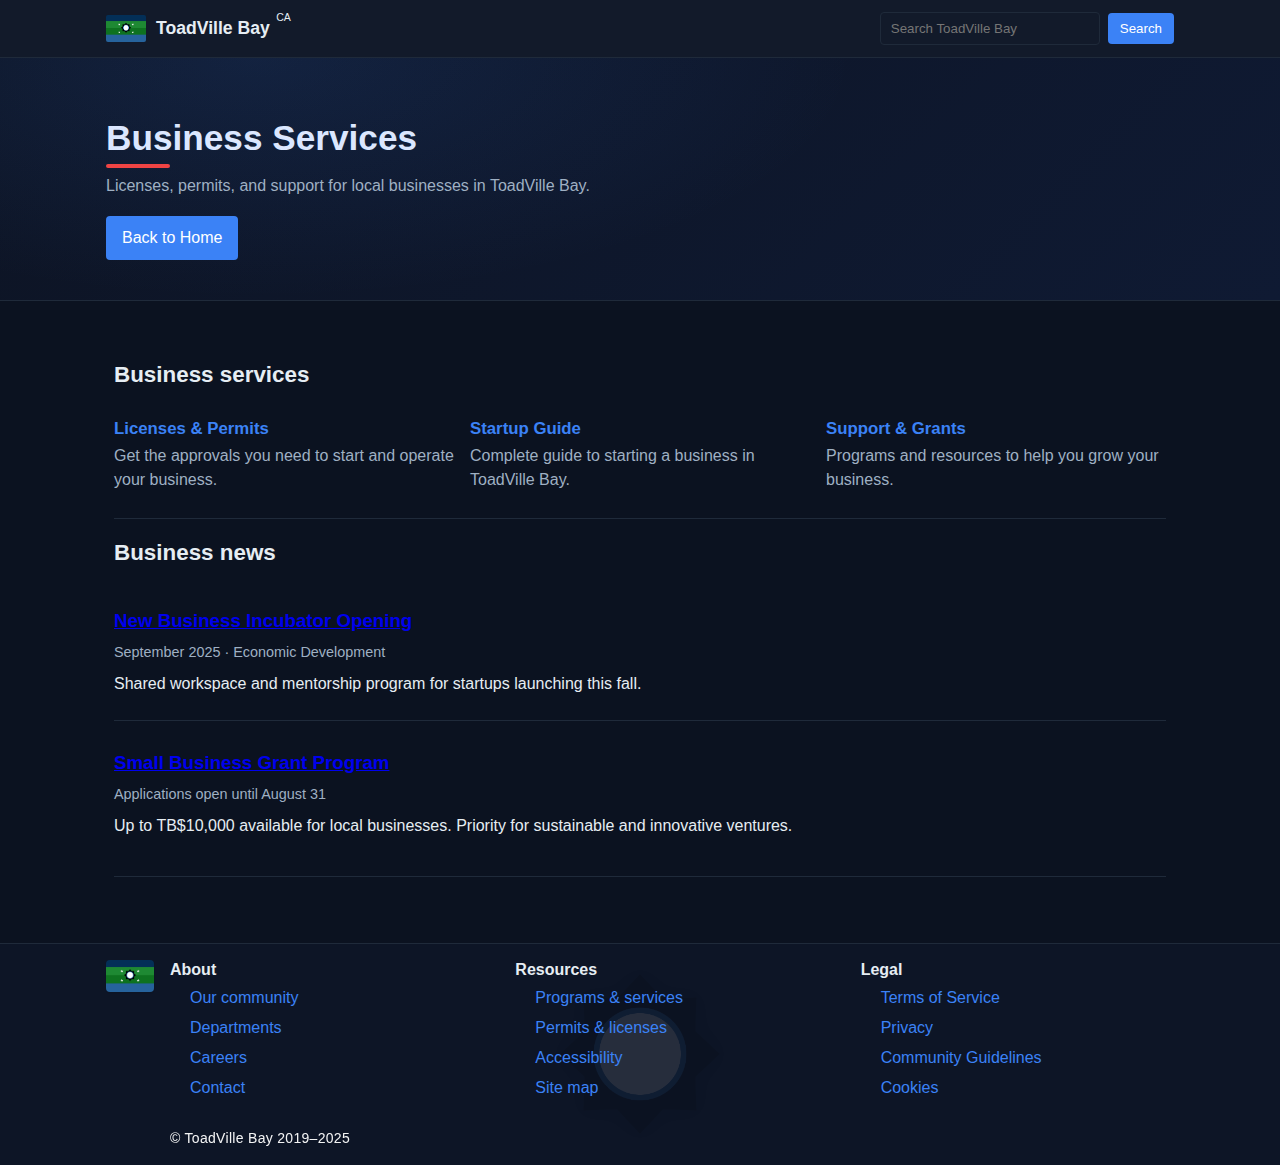
<file: Business/business.html>
<!DOCTYPE html>
<html lang="en">
<head>
  <meta charset="UTF-8" />
  <meta name="viewport" content="width=device-width, initial-scale=1" />
  <title>ToadVille Bay – Business</title>
  <meta content="ToadVille Bay Business Services" property="og:title" />
  <meta content="Licenses, permits, and support for local businesses in ToadVille Bay - startup guide and grants available." property="og:description" />
  <meta content="https://toadvillebay.com/Business/business.html" property="og:url" />
  <meta content="https://toadvillebay.com/Images and Videos/ToadVilleCOA.png" property="og:image" />
  <meta content="#0066CC" data-react-helmet="true" name="theme-color" />
  <link rel="icon" type="image/png" href="../Images and Videos/ToadVilleCOA.png" />
  <link rel="apple-touch-icon" href="../Images and Videos/ToadVilleCOA.png" />
  <link rel="stylesheet" href="../styles.css" />
</head>
<body>
  <header class="site-header" role="banner">
    <div class="site-header__top">
      <a class="site-brand" href="/index.html">
        <img src="../Images and Videos/flag.png" alt="ToadVille Bay" class="brand-mark" />
        <span class="brand-text">ToadVille Bay</span>
      </a>
      <div class="site-utils">
        <form class="site-search" role="search" aria-label="Site search" onsubmit="handleSearch(event)">
          <label for="q" class="sr-only">Search ToadVille Bay</label>
          <input id="q" name="q" type="search" placeholder="Search ToadVille Bay" />
          <button type="submit">Search</button>
        </form>
      </div>
    </div>
  </header>
  <section class="hero" aria-label="Business Services">
    <div class="hero__content">
      <h1 class="h1-accent">Business Services</h1>
      <p>Licenses, permits, and support for local businesses in ToadVille Bay.</p>
      <a class="btn-primary" href="../home.html">Back to Home</a>
    </div>
  </section>
  <main class="page-content">
    <section class="card-grid" aria-labelledby="services-title">
      <h2 id="services-title">Business services</h2>
      <div class="grid">
        <a class="card" href="./licenses.html" aria-label="Business licenses and permits">
          <h3>Licenses & Permits</h3>
          <p>Get the approvals you need to start and operate your business.</p>
        </a>
        <a class="card" href="./startup-guide.html" aria-label="Business startup guide">
          <h3>Startup Guide</h3>
          <p>Complete guide to starting a business in ToadVille Bay.</p>
        </a>
        <a class="card" href="./support-grants.html" aria-label="Business support programs">
          <h3>Support & Grants</h3>
          <p>Programs and resources to help you grow your business.</p>
        </a>
      </div>
    </section>

    <section class="news" aria-labelledby="news-title">
      <h2 id="news-title">Business news</h2>
      <article class="news-item">
        <h3><a href="#">New Business Incubator Opening</a></h3>
        <p class="meta">September 2025 · Economic Development</p>
        <p>Shared workspace and mentorship program for startups launching this fall.</p>
      </article>
      <article class="news-item">
        <h3><a href="#">Small Business Grant Program</a></h3>
        <p class="meta">Applications open until August 31</p>
        <p>Up to TB$10,000 available for local businesses. Priority for sustainable and innovative ventures.</p>
      </article>
    </section>
  </main>
  <!-- Global Footer -->
  <footer class="site-footer" role="contentinfo">
    <div class="footer-inner">
      <div class="footer-brand">
        <img class="footer-brand-img" src="../Images and Videos/flag.png" alt="ToadVille Bay" />
      </div>
      <div class="footer-links-columns">
        <div>
          <h4>About</h4>
          <ul>
            <li><a href="#">Our community</a></li>
            <li><a href="#">Departments</a></li>
            <li><a href="#">Careers</a></li>
            <li><a href="#">Contact</a></li>
          </ul>
        </div>
        <div>
          <h4>Resources</h4>
          <ul>
            <li><a href="#">Programs & services</a></li>
            <li><a href="#">Permits & licenses</a></li>
            <li><a href="#">Accessibility</a></li>
            <li><a href="#">Site map</a></li>
          </ul>
        </div>
        <div>
          <h4>Legal</h4>
          <ul>
            <li><a href="../Legal/termsofservice.html">Terms of Service</a></li>
            <li><a href="../Legal/privacy.html">Privacy</a></li>
            <li><a href="../Legal/communityguidelines.html">Community Guidelines</a></li>
            <li><a href="#">Cookies</a></li>
          </ul>
        </div>
        <div class="site-footer-brand" style="grid-column: 1 / -1; text-align:center;">
          <span class="site-footer-text">© ToadVille Bay 2019–2025</span>
        </div>
      </div>
    </div>
  </footer>
  <script src="../scripts/site-search.js"></script>
</body>
</html>
</file>
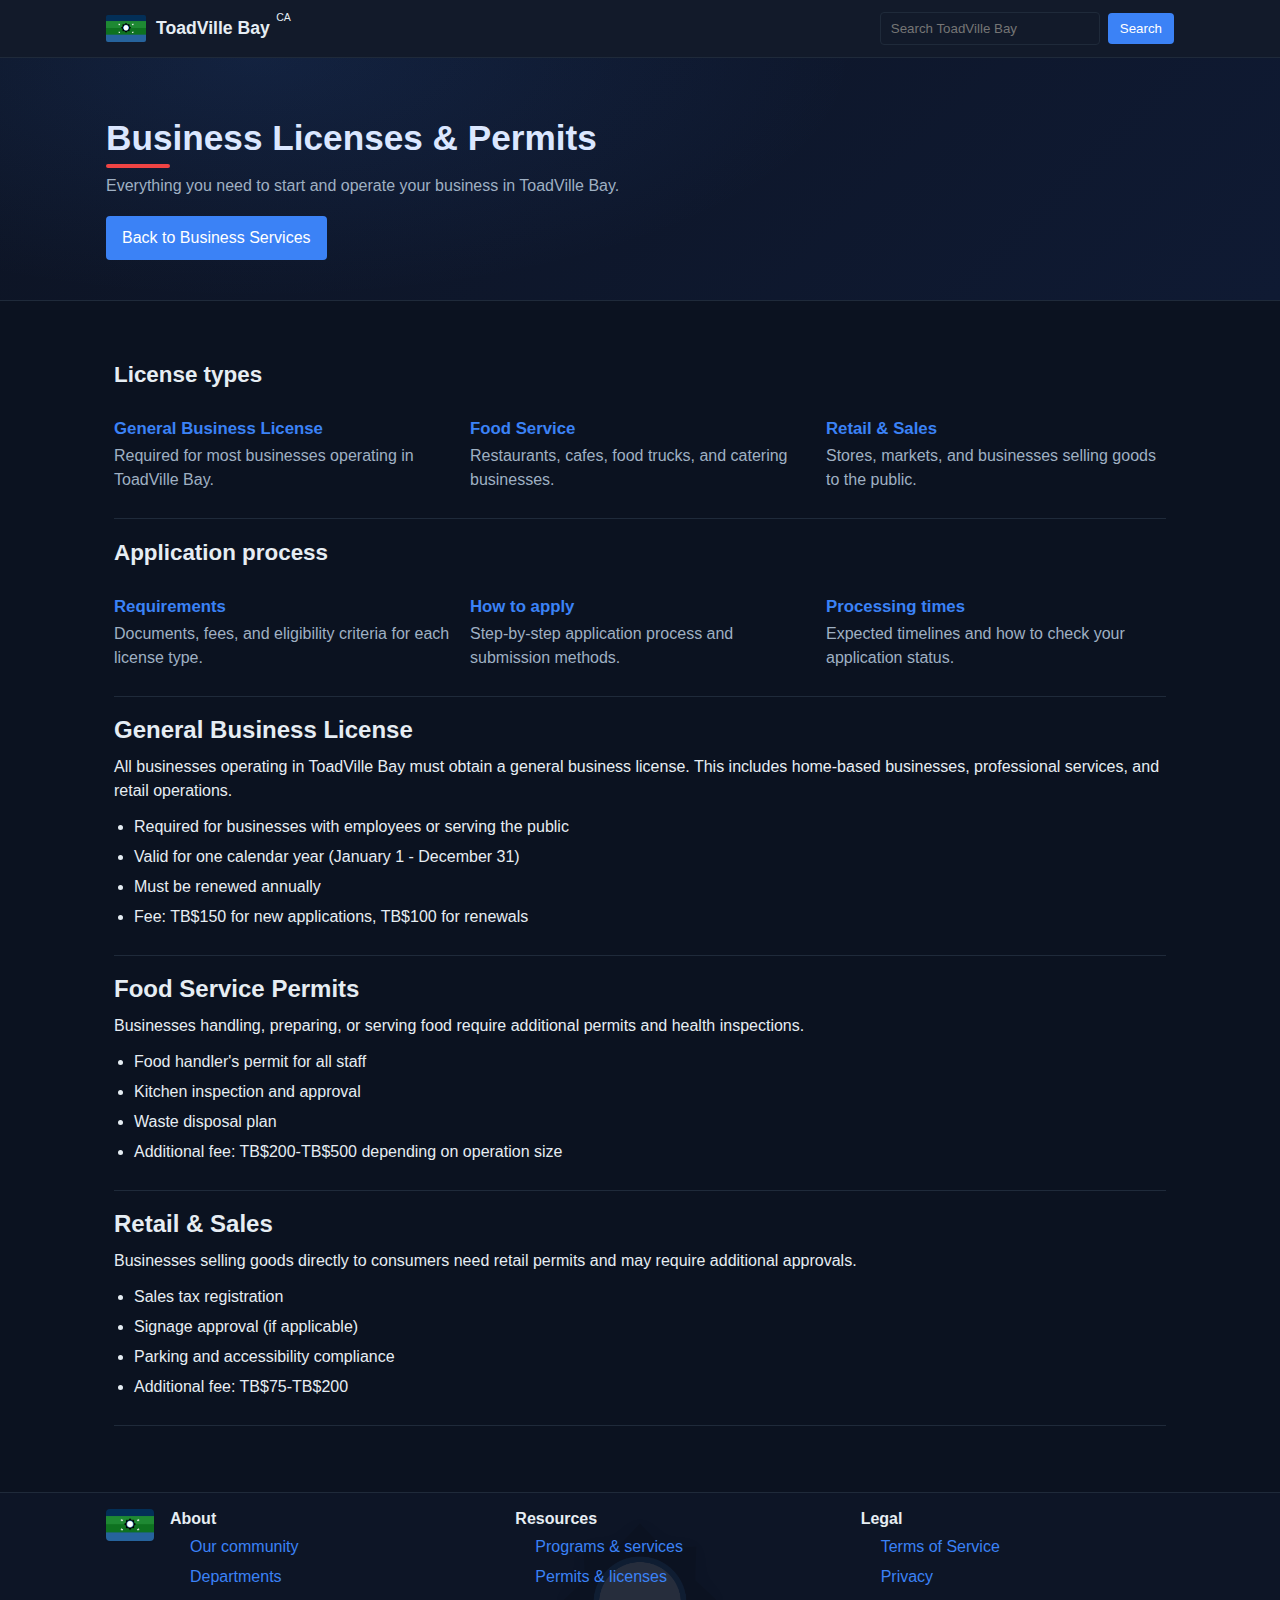
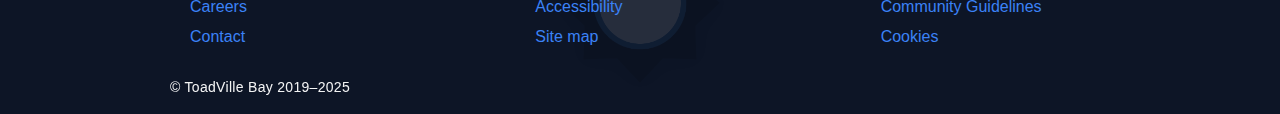
<file: Business/licenses.html>
<!DOCTYPE html>
<html lang="en">
<head>
  <meta charset="UTF-8" />
  <meta name="viewport" content="width=device-width, initial-scale=1" />
  <title>ToadVille Bay – Business Licenses & Permits</title>
  <meta content="ToadVille Bay Business Licenses & Permits" property="og:title" />
  <meta content="Get the approvals you need to start and operate your business - general licenses, food service, and retail permits." property="og:description" />
  <meta content="https://toadvillebay.com/Business/licenses.html" property="og:url" />
  <meta content="https://toadvillebay.com/Images and Videos/ToadVilleCOA.png" property="og:image" />
  <meta content="#0066CC" data-react-helmet="true" name="theme-color" />
  <link rel="icon" type="image/png" href="../Images and Videos/ToadVilleCOA.png" />
  <link rel="apple-touch-icon" href="../Images and Videos/ToadVilleCOA.png" />
  <link rel="stylesheet" href="../styles.css" />
</head>
<body>
  <header class="site-header" role="banner">
    <div class="site-header__top">
      <a class="site-brand" href="/index.html">
        <img src="../Images and Videos/flag.png" alt="ToadVille Bay" class="brand-mark" />
        <span class="brand-text">ToadVille Bay</span>
      </a>
      <div class="site-utils">
        <form class="site-search" role="search" aria-label="Site search" onsubmit="handleSearch(event)">
          <label for="q" class="sr-only">Search ToadVille Bay</label>
          <input id="q" name="q" type="search" placeholder="Search ToadVille Bay" />
          <button type="submit">Search</button>
        </form>
      </div>
    </div>
  </header>

  <section class="hero" aria-label="Business Licenses">
    <div class="hero__content">
      <h1 class="h1-accent">Business Licenses & Permits</h1>
      <p>Everything you need to start and operate your business in ToadVille Bay.</p>
      <a class="btn-primary" href="./business.html">Back to Business Services</a>
    </div>
  </section>

  <main class="page-content">
    <section class="card-grid" aria-labelledby="license-types-title">
      <h2 id="license-types-title">License types</h2>
      <div class="grid">
        <a class="card" href="#general" aria-label="General business license">
          <h3>General Business License</h3>
          <p>Required for most businesses operating in ToadVille Bay.</p>
        </a>
        <a class="card" href="#food" aria-label="Food service permits">
          <h3>Food Service</h3>
          <p>Restaurants, cafes, food trucks, and catering businesses.</p>
        </a>
        <a class="card" href="#retail" aria-label="Retail permits">
          <h3>Retail & Sales</h3>
          <p>Stores, markets, and businesses selling goods to the public.</p>
        </a>
      </div>
    </section>

    <section class="card-grid" aria-labelledby="process-title">
      <h2 id="process-title">Application process</h2>
      <div class="grid">
        <a class="card" href="#requirements" aria-label="License requirements">
          <h3>Requirements</h3>
          <p>Documents, fees, and eligibility criteria for each license type.</p>
        </a>
        <a class="card" href="#apply" aria-label="How to apply">
          <h3>How to apply</h3>
          <p>Step-by-step application process and submission methods.</p>
        </a>
        <a class="card" href="#timeline" aria-label="Processing times">
          <h3>Processing times</h3>
          <p>Expected timelines and how to check your application status.</p>
        </a>
      </div>
    </section>

    <section id="general" class="content-block" aria-labelledby="general-title">
      <h2 id="general-title">General Business License</h2>
      <p>All businesses operating in ToadVille Bay must obtain a general business license. This includes home-based businesses, professional services, and retail operations.</p>
      <ul>
        <li>Required for businesses with employees or serving the public</li>
        <li>Valid for one calendar year (January 1 - December 31)</li>
        <li>Must be renewed annually</li>
        <li>Fee: TB$150 for new applications, TB$100 for renewals</li>
      </ul>
    </section>

    <section id="food" class="content-block" aria-labelledby="food-title">
      <h2 id="food-title">Food Service Permits</h2>
      <p>Businesses handling, preparing, or serving food require additional permits and health inspections.</p>
      <ul>
        <li>Food handler's permit for all staff</li>
        <li>Kitchen inspection and approval</li>
        <li>Waste disposal plan</li>
        <li>Additional fee: TB$200-TB$500 depending on operation size</li>
      </ul>
    </section>

    <section id="retail" class="content-block" aria-labelledby="retail-title">
      <h2 id="retail-title">Retail & Sales</h2>
      <p>Businesses selling goods directly to consumers need retail permits and may require additional approvals.</p>
      <ul>
        <li>Sales tax registration</li>
        <li>Signage approval (if applicable)</li>
        <li>Parking and accessibility compliance</li>
        <li>Additional fee: TB$75-TB$200</li>
      </ul>
    </section>
  </main>

  <footer class="site-footer" role="contentinfo">
    <div class="footer-inner">
      <div class="footer-brand">
        <img class="footer-brand-img" src="../Images and Videos/flag.png" alt="ToadVille Bay" />
      </div>
      <div class="footer-links-columns">
        <div>
          <h4>About</h4>
          <ul>
            <li><a href="#">Our community</a></li>
            <li><a href="#">Departments</a></li>
            <li><a href="#">Careers</a></li>
            <li><a href="#">Contact</a></li>
          </ul>
        </div>
        <div>
          <h4>Resources</h4>
          <ul>
            <li><a href="#">Programs & services</a></li>
            <li><a href="#">Permits & licenses</a></li>
            <li><a href="#">Accessibility</a></li>
            <li><a href="#">Site map</a></li>
          </ul>
        </div>
        <div>
          <h4>Legal</h4>
          <ul>
            <li><a href="../Legal/termsofservice.html">Terms of Service</a></li>
            <li><a href="../Legal/privacy.html">Privacy</a></li>
            <li><a href="../Legal/communityguidelines.html">Community Guidelines</a></li>
            <li><a href="#">Cookies</a></li>
          </ul>
        </div>
        <div class="site-footer-brand" style="grid-column: 1 / -1; text-align:center;">
          <span class="site-footer-text">© ToadVille Bay 2019–2025</span>
        </div>
      </div>
    </div>
  </footer>
  <script src="../scripts/site-search.js"></script>
</body>
</html>
</file>
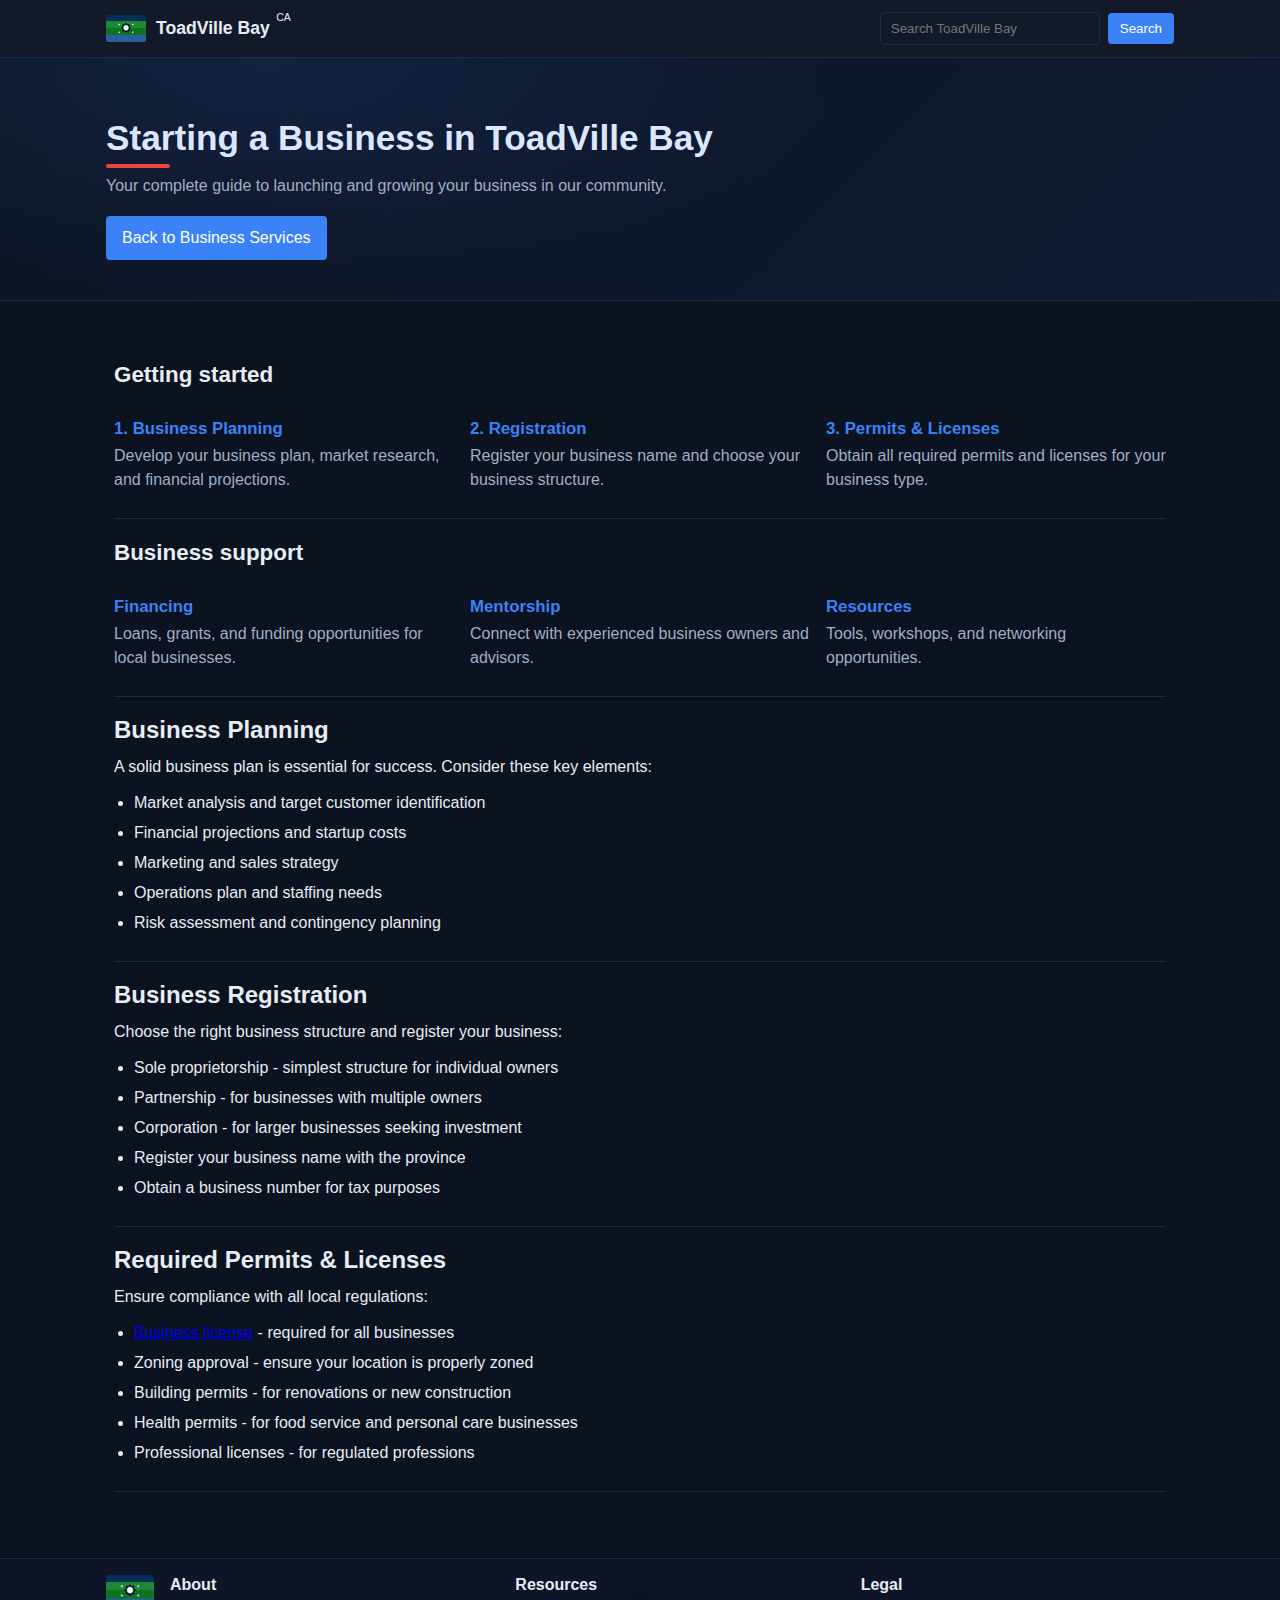
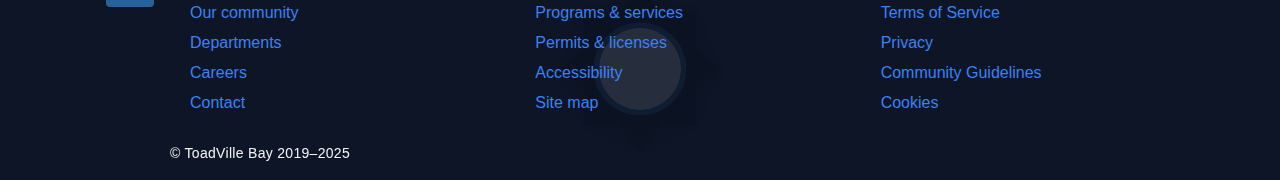
<file: Business/startup-guide.html>
<!DOCTYPE html>
<html lang="en">
<head>
  <meta charset="UTF-8" />
  <meta name="viewport" content="width=device-width, initial-scale=1" />
  <title>ToadVille Bay – Business Startup Guide</title>
  <meta content="ToadVille Bay Business Startup Guide" property="og:title" />
  <meta content="Complete guide to starting a business in ToadVille Bay - step-by-step process, requirements, and resources." property="og:description" />
  <meta content="https://toadvillebay.com/Business/startup-guide.html" property="og:url" />
  <meta content="https://toadvillebay.com/Images and Videos/ToadVilleCOA.png" property="og:image" />
  <meta content="#0066CC" data-react-helmet="true" name="theme-color" />
  <link rel="icon" type="image/png" href="../Images and Videos/ToadVilleCOA.png" />
  <link rel="apple-touch-icon" href="../Images and Videos/ToadVilleCOA.png" />
  <link rel="stylesheet" href="../styles.css" />
</head>
<body>
  <header class="site-header" role="banner">
    <div class="site-header__top">
      <a class="site-brand" href="/index.html">
        <img src="../Images and Videos/flag.png" alt="ToadVille Bay" class="brand-mark" />
        <span class="brand-text">ToadVille Bay</span>
      </a>
      <div class="site-utils">
        <form class="site-search" role="search" aria-label="Site search" onsubmit="handleSearch(event)">
          <label for="q" class="sr-only">Search ToadVille Bay</label>
          <input id="q" name="q" type="search" placeholder="Search ToadVille Bay" />
          <button type="submit">Search</button>
        </form>
      </div>
    </div>
  </header>

  <section class="hero" aria-label="Business Startup Guide">
    <div class="hero__content">
      <h1 class="h1-accent">Starting a Business in ToadVille Bay</h1>
      <p>Your complete guide to launching and growing your business in our community.</p>
      <a class="btn-primary" href="./business.html">Back to Business Services</a>
    </div>
  </section>

  <main class="page-content">
    <section class="card-grid" aria-labelledby="steps-title">
      <h2 id="steps-title">Getting started</h2>
      <div class="grid">
        <a class="card" href="#planning" aria-label="Business planning">
          <h3>1. Business Planning</h3>
          <p>Develop your business plan, market research, and financial projections.</p>
        </a>
        <a class="card" href="#registration" aria-label="Business registration">
          <h3>2. Registration</h3>
          <p>Register your business name and choose your business structure.</p>
        </a>
        <a class="card" href="#permits" aria-label="Permits and licenses">
          <h3>3. Permits & Licenses</h3>
          <p>Obtain all required permits and licenses for your business type.</p>
        </a>
      </div>
    </section>

    <section class="card-grid" aria-labelledby="support-title">
      <h2 id="support-title">Business support</h2>
      <div class="grid">
        <a class="card" href="#financing" aria-label="Financing options">
          <h3>Financing</h3>
          <p>Loans, grants, and funding opportunities for local businesses.</p>
        </a>
        <a class="card" href="#mentorship" aria-label="Mentorship programs">
          <h3>Mentorship</h3>
          <p>Connect with experienced business owners and advisors.</p>
        </a>
        <a class="card" href="#resources" aria-label="Business resources">
          <h3>Resources</h3>
          <p>Tools, workshops, and networking opportunities.</p>
        </a>
      </div>
    </section>

    <section id="planning" class="content-block" aria-labelledby="planning-title">
      <h2 id="planning-title">Business Planning</h2>
      <p>A solid business plan is essential for success. Consider these key elements:</p>
      <ul>
        <li>Market analysis and target customer identification</li>
        <li>Financial projections and startup costs</li>
        <li>Marketing and sales strategy</li>
        <li>Operations plan and staffing needs</li>
        <li>Risk assessment and contingency planning</li>
      </ul>
    </section>

    <section id="registration" class="content-block" aria-labelledby="registration-title">
      <h2 id="registration-title">Business Registration</h2>
      <p>Choose the right business structure and register your business:</p>
      <ul>
        <li>Sole proprietorship - simplest structure for individual owners</li>
        <li>Partnership - for businesses with multiple owners</li>
        <li>Corporation - for larger businesses seeking investment</li>
        <li>Register your business name with the province</li>
        <li>Obtain a business number for tax purposes</li>
      </ul>
    </section>

    <section id="permits" class="content-block" aria-labelledby="permits-title">
      <h2 id="permits-title">Required Permits & Licenses</h2>
      <p>Ensure compliance with all local regulations:</p>
      <ul>
        <li><a href="./licenses.html">Business license</a> - required for all businesses</li>
        <li>Zoning approval - ensure your location is properly zoned</li>
        <li>Building permits - for renovations or new construction</li>
        <li>Health permits - for food service and personal care businesses</li>
        <li>Professional licenses - for regulated professions</li>
      </ul>
    </section>
  </main>

  <footer class="site-footer" role="contentinfo">
    <div class="footer-inner">
      <div class="footer-brand">
        <img class="footer-brand-img" src="../Images and Videos/flag.png" alt="ToadVille Bay" />
      </div>
      <div class="footer-links-columns">
        <div>
          <h4>About</h4>
          <ul>
            <li><a href="#">Our community</a></li>
            <li><a href="#">Departments</a></li>
            <li><a href="#">Careers</a></li>
            <li><a href="#">Contact</a></li>
          </ul>
        </div>
        <div>
          <h4>Resources</h4>
          <ul>
            <li><a href="#">Programs & services</a></li>
            <li><a href="#">Permits & licenses</a></li>
            <li><a href="#">Accessibility</a></li>
            <li><a href="#">Site map</a></li>
          </ul>
        </div>
        <div>
          <h4>Legal</h4>
          <ul>
            <li><a href="../Legal/termsofservice.html">Terms of Service</a></li>
            <li><a href="../Legal/privacy.html">Privacy</a></li>
            <li><a href="../Legal/communityguidelines.html">Community Guidelines</a></li>
            <li><a href="#">Cookies</a></li>
          </ul>
        </div>
        <div class="site-footer-brand" style="grid-column: 1 / -1; text-align:center;">
          <span class="site-footer-text">© ToadVille Bay 2019–2025</span>
        </div>
      </div>
    </div>
  </footer>
  <script src="../scripts/site-search.js"></script>
</body>
</html>
</file>
<file: styles.css>
* {
    margin: 0;
    padding: 0;
    box-sizing: border-box;
}

:root {
    /* Dark theme palette */
    --tvb-primary: #3b82f6;        /* blue-500 */
    --tvb-primary-dark: #2563eb;   /* blue-600 */
    --tvb-accent: #22d3ee;         /* cyan-400 */
    --tvb-text: #e6edf3;           /* light text */
    --tvb-muted: #9fb0c3;          /* muted text */
    --tvb-bg: #0b1220;             /* app background */
    --tvb-surface: #121a2a;        /* cards, surfaces */
    --tvb-surface-2: #0f1726;      /* panels */
    --tvb-border: #1f2a3a;         /* borders */
}

body {
    font-family: Arial, sans-serif;
    min-height: 100vh;
    min-height: 100dvh; /* mobile-friendly */
    background: var(--tvb-bg);
    color: var(--tvb-text);
    position: relative;
    line-height: 1.5; /* moderate readability spacing */
}

/* Application cards and buttons */
.application-card {
    position: relative;
    padding-bottom: 60px;
    transition: transform 0.3s ease, box-shadow 0.3s ease;
}

.application-card:hover {
    transform: translateY(-5px);
    box-shadow: 0 8px 24px rgba(0,0,0,0.2);
}

.apply-button {
    position: absolute;
    bottom: 20px;
    left: 20px;
    right: 20px;
    background: var(--tvb-primary);
    color: white;
    padding: 10px 20px;
    border-radius: 6px;
    text-align: center;
    font-weight: 600;
    transition: background-color 0.3s ease;
}

.application-card:hover .apply-button {
    background: var(--tvb-primary-dark);
}

/* Center the landing card only on the landing page */
body.landing {
    background: #000; /* fallback while image loads */
    display: flex;
    justify-content: center;
    align-items: center;
    overflow: hidden;
    min-height: 100vh;
}

.site-description {
    color: var(--tvb-accent);
    font-size: 1.2rem;
    margin-top: 10px;
    opacity: 0.9;
}

.navigation-buttons {
    display: flex;
    flex-direction: column;
    align-items: center;
    gap: 20px;
    margin: 30px 0;
}

.nav-btn {
    border: none;
    border-radius: 6px;
    cursor: pointer;
    font-size: 1rem;
    transition: transform 0.2s ease, background-color 0.2s ease;
}

.nav-btn.primary {
    background: var(--tvb-primary);
    color: white;
    padding: 15px 40px;
    font-size: 1.2rem;
    font-weight: 600;
    min-width: 200px;
}

.nav-btn.primary:hover {
    background: var(--tvb-primary-dark);
    transform: scale(1.05);
}

.secondary-nav {
    display: flex;
    gap: 15px;
    margin-top: 10px;
}

.nav-btn.secondary {
    background: rgba(59, 130, 246, 0.1);
    color: var(--tvb-primary);
    padding: 12px 25px;
    font-weight: 500;
}

.nav-btn.secondary:hover {
    background: rgba(59, 130, 246, 0.2);
}

.landing-description {
    color: rgba(255, 255, 255, 0.5);
    max-width: 400px;
    text-align: center;
    margin: 20px auto;
    font-size: 0.85rem;
    font-weight: 300;
    letter-spacing: 0.02em;
}

.landing-footer {
    margin-top: 40px;
    text-align: center;
}

/* Blurred background image behind all content */
body.landing::before {
    content: '';
    position: fixed;
    top: 0;
    left: 0;
    right: 0;
    bottom: 0;
    background: url('Images and Videos/background.png') center / cover no-repeat;
    filter: blur(8px);
    transform: scale(1.05); /* avoid edge clipping from blur */
    z-index: 0;
}

/* Subtle dark overlay for contrast */
body.landing::after {
    content: '';
    position: fixed;
    inset: 0;
    background: rgba(0, 0, 0, 0.35);
    z-index: 1;
}

.container {
    position: relative;
    z-index: 2;
}

/* ===== Inner page styles (used by English/en.html and others) ===== */
.site-header {
    border-bottom: 1px solid var(--tvb-border);
    background: var(--tvb-surface);
}

.site-header__top {
    max-width: 1100px;
    margin: 0 auto;
    padding: 12px 16px;
    display: flex;
    justify-content: space-between;
    align-items: center;
    gap: 16px;
}

.site-brand {
    display: inline-flex;
    align-items: center;
    gap: 10px;
    text-decoration: none;
    color: var(--tvb-text);
}

.brand-mark {
    width: 40px;
    height: auto;
    border-radius: 2px;
}

.brand-text {
    font-weight: 700;
    font-size: 1.1rem;
    color: var(--tvb-text);
    position: relative;
}

.brand-text::before {
    content: 'CA';
    position: absolute;
    top: -0.5em;
    right: -2em;
    font-size: 0.6em;
    font-weight: normal;
    color: var(--tvb-text);
}

.site-utils {
    display: flex;
    align-items: center;
    gap: 16px;
}

.lang-switch a {
    color: var(--tvb-primary);
    text-decoration: none;
    font-size: 0.95rem;
}
.lang-switch a:hover { text-decoration: underline; }
.lang-switch .sep { color: #5b6b7a; margin: 0 6px; }

.site-search { display: flex; align-items: center; gap: 8px; }
.site-search input[type="search"] {
    padding: 8px 10px;
    border: 1px solid var(--tvb-border);
    border-radius: 4px;
    background: var(--tvb-surface);
    color: var(--tvb-text);
    min-width: 220px;
}
.site-search button {
    padding: 8px 12px;
    background: var(--tvb-primary);
    color: #fff;
    border: none;
    border-radius: 4px;
    cursor: pointer;
}
.site-search button:hover { background: var(--tvb-primary-dark); }

.primary-nav { background: var(--tvb-surface-2); border-top: 1px solid var(--tvb-border); border-bottom: 1px solid var(--tvb-border); }
.primary-nav ul {
    max-width: 1100px;
    margin: 0 auto;
    padding: 8px 16px;
    list-style: none;
    display: flex;
    gap: 18px;
}
.primary-nav a { color: var(--tvb-text); text-decoration: none; font-weight: 600; padding: 6px 8px; border-radius: 6px; }
.primary-nav a:hover { color: #fff; background: var(--tvb-primary); }

.hero {
    background: radial-gradient(1000px 400px at 20% 0%, rgba(59,130,246,0.12) 0%, rgba(34,51,85,0) 60%), linear-gradient(135deg, #0d1424, #0f1a33);
    border-bottom: 1px solid var(--tvb-border);
}
.hero__content {
    max-width: 1100px;
    margin: 0 auto;
    padding: 40px 16px;
}
.hero__content h1 { font-size: 2.2rem; margin-bottom: 6px; color: #dbe7ff; }
.hero__content p { color: var(--tvb-muted); margin-bottom: 18px; }
.btn-primary {
    display: inline-block;
    background: var(--tvb-primary);
    color: #fff;
    padding: 10px 16px;
    border-radius: 4px;
    text-decoration: none;
}
.btn-primary:hover { background: var(--tvb-primary-dark); }

.page-content { 
    max-width: 1100px; 
    margin: 16px auto; 
    padding: 24px; 
    background: transparent; 
}

/* Utility: accent underline for hero headings */
.hero__content .h1-accent {
    position: relative;
    padding-bottom: 8px;
}
.hero__content .h1-accent::after {
    content: '';
    position: absolute;
    left: 0;
    bottom: 0;
    width: 64px;
    height: 4px;
    background: #ef4444; /* red accent */
    border-radius: 2px;
}

.card-grid h2, .most-requested h2, .news h2 { font-size: 1.4rem; margin: 20px 0 12px; color: var(--tvb-text); }
.card-grid, .news { 
    background: transparent; 
    border: 0; 
    border-radius: 0; 
    padding: 0; 
    margin-bottom: 22px; 
}

/* Draw a thin separator after each segment on inner pages */
.page-content > section {
    padding-bottom: 14px;
    margin-bottom: 18px;
    border-bottom: 1px solid var(--tvb-border);
}
.grid {
    display: grid;
    grid-template-columns: repeat(3, minmax(0, 1fr));
    gap: 16px; /* moderate separation */
}
.card {
    display: block;
    background: transparent;
    border: 0;
    padding: 0;
    color: var(--tvb-primary);
    text-decoration: none;
}
.card:hover { text-decoration: underline; }
.card h3 { margin-bottom: 4px; font-size: 1.05rem; }
.card p { color: var(--tvb-muted); }

.most-requested .link-list { list-style: none; padding-left: 0; display: grid; grid-template-columns: repeat(2, 1fr); gap: 8px 16px; }
.most-requested .link-list a { color: var(--tvb-primary); text-decoration: none; }
.most-requested .link-list a:hover { text-decoration: underline; }

.most-requested { background: transparent; border: 0; padding: 0; margin-bottom: 20px; }
.most-requested h2 { margin-top: 0; }
.most-requested .link-list {
    margin-top: 8px;
    font-weight: 600;
}

.news .news-item { border-top: 1px solid var(--tvb-border); padding: 12px 0; }
.news .news-item:first-of-type { border-top: none; }
.news .meta { color: var(--tvb-muted); font-size: 0.9rem; margin: 4px 0 8px; }

/* Sitemap styles */
.sitemap-section {
    margin: 20px 0;
}

.sitemap-section h3 {
    color: var(--tvb-primary);
    margin: 25px 0 15px;
    padding-bottom: 8px;
    border-bottom: 1px solid var(--tvb-border);
}

.sitemap-section ul {
    display: grid;
    grid-template-columns: repeat(auto-fill, minmax(250px, 1fr));
    gap: 10px 20px;
    margin: 0;
    padding: 0;
    list-style: none;
}

.sitemap-section ul li {
    margin: 8px 0;
}

.sitemap-section ul li a {
    color: var(--tvb-text);
    text-decoration: none;
    transition: color 0.2s ease;
}

.sitemap-section ul li a:hover {
    color: var(--tvb-primary);
    text-decoration: underline;
}

@media (max-width: 600px) {
    .sitemap-section ul {
        grid-template-columns: 1fr;
    }
}

/* Info cards for deportation types */
.info-cards {
    display: grid;
    grid-template-columns: repeat(3, 1fr);
    gap: 20px;
    margin: 20px 0;
}

.info-card {
    background: var(--tvb-surface);
    border: 1px solid var(--tvb-border);
    border-radius: 8px;
    padding: 20px;
}

.info-card h4 {
    color: var(--tvb-primary);
    margin: 0 0 15px 0;
    font-size: 1.1rem;
}

.info-card p {
    margin: 12px 0;
    font-size: 0.95rem;
}

.info-card ul {
    margin: 12px 0;
    padding-left: 20px;
}

.info-card li {
    margin: 8px 0;
    font-size: 0.95rem;
}

@media (max-width: 900px) {
    .info-cards {
        grid-template-columns: repeat(2, 1fr);
    }
}

@media (max-width: 600px) {
    .info-cards {
        grid-template-columns: 1fr;
    }
}

/* Global typography spacing */
p { margin: 0 0 12px; }
h1, h2, h3, h4 { margin: 18px 0 10px; line-height: 1.25; }
ul, ol { margin: 0 0 12px 1.25rem; }
li { margin: 6px 0; }

.site-footer { border-top: 1px solid var(--tvb-border); margin-top: 24px; background: #0d1526; position: relative; overflow: hidden; }
.site-footer::before {
    content: '';
    position: absolute;
    left: 50%;
    top: 50%;
    width: 160px;
    height: 160px;
    transform: translate(-50%, -50%);
    background: url('Images and Videos/ToadVille Sun.png') center/contain no-repeat;
    opacity: 0.10; /* subtle, semi-transparent */
    pointer-events: none;
    filter: drop-shadow(0 0 10px rgba(0,0,0,0.25));
    z-index: 0;
}
.footer-inner { max-width: 1100px; margin: 0 auto; padding: 16px; display: grid; grid-template-columns: auto 1fr; gap: 16px; align-items: start; position: relative; z-index: 1; }
.footer-brand { display: flex; align-items: center; }
.footer-brand-img { width: 48px; height: auto; border-radius: 4px; box-shadow: 0 1px 2px rgba(0,0,0,0.06); }
.footer-links-columns { display: grid; gap: 14px 32px; grid-template-columns: repeat(3, minmax(0, 1fr)); }
.footer-links-columns h4 { margin: 0 0 6px; font-size: 1rem; color: var(--tvb-text); }
.footer-links-columns ul { list-style: none; padding-left: 0; }
.footer-links-columns ul li { margin: 6px 0; }
.footer-links-columns a { color: var(--tvb-primary); text-decoration: none; }
.footer-links-columns a:hover { text-decoration: underline; }

/* Slightly increase spacing/legibility for footer copyright */
.site-footer .site-footer-text { letter-spacing: 0.3px; display: inline-block; padding-top: 2px; color: #ffffff !important; opacity: 0.95; }

/* Utility */
.sr-only {
    position: absolute; width: 1px; height: 1px; padding: 0; margin: -1px; overflow: hidden; clip: rect(0,0,0,0); white-space: nowrap; border: 0;
}

/* Responsive tweaks */
@media (max-width: 900px) {
    .grid { grid-template-columns: repeat(2, 1fr); }
    .most-requested .link-list { grid-template-columns: 1fr; }
    .footer-links-columns { grid-template-columns: repeat(2, 1fr); }
}
@media (max-width: 600px) {
    .site-header__top { flex-direction: column; align-items: stretch; gap: 10px; }
    .site-utils { justify-content: space-between; flex-wrap: wrap; }
    .primary-nav ul { flex-wrap: wrap; gap: 10px; }
    .grid { grid-template-columns: 1fr; }
    .footer-inner { grid-template-columns: 1fr; }
    .footer-links-columns { grid-template-columns: 1fr; }
}

.language-selection-card {
    background: white;
    border-radius: 8px;
    box-shadow: 0 4px 20px rgba(0,0,0,0.15);
    padding: 30px;
    width: 400px;
    text-align: center;
    color: #333; /* dark text on white card */
}

/* Landing card-specific tweaks */
body.landing .language-selection-card .header {
    justify-content: center;
    gap: 10px;
}
body.landing .language-selection-card .site-title {
    font-size: 1.25rem;
    color: #333;
}
body.landing .language-selection-card .language-card-footer {
    margin-top: 16px;
    font-size: 12px;
    color: #333;
    opacity: 0.9;
    display: flex;
    justify-content: center;
}

/* Landing page without box */
body.landing .landing-content { text-align: center; }
body.landing .landing-content .header {
    justify-content: center;
    gap: 10px;
}
body.landing .landing-content .site-title {
    font-size: 1.5rem;
    color: #ffffff;
}
body.landing .landing-content .language-buttons { margin-top: 12px; }
body.landing .landing-content .lang-btn { min-width: 120px; }
body.landing .landing-content .site-flag { box-shadow: 0 2px 6px rgba(0,0,0,0.25); }
body.landing .landing-content .landing-copyright {
    margin-top: 14px;
    font-size: 12px;
    color: #ffffff;
    opacity: 0.9;
}

.header {
    display: flex;
    align-items: center;
    justify-content: flex-start; /* default */
    margin-bottom: 25px;
    gap: 15px;
}

/* Small flag next to site title */
.site-flag {
    width: 32px;
    height: auto;
    display: block;
    border-radius: 2px;
}

.site-title {
    margin: 0;
}

.flag-container {
    flex-shrink: 0;
}


.government-text {
    text-align: left;
    font-size: 12px;
    font-weight: 600;
    color: #333;
    line-height: 1.2;
}

.gov-text-en {
    display: block;
    margin-bottom: 2px;
}

.gov-text-fr {
    display: block;
    font-size: 11px;
}

.language-buttons {
    margin: 25px 0;
    display: flex;
    gap: 15px;
    justify-content: center;
}

.lang-btn {
    padding: 12px 30px;
    border: none;
    border-radius: 4px;
    font-size: 14px;
    font-weight: 600;
    cursor: pointer;
    transition: all 0.3s ease;
    min-width: 100px;
}

/* Navigation Buttons */
.navigation-buttons {
    margin: 25px 0;
    display: flex;
    gap: 15px;
    justify-content: center;
    flex-wrap: wrap;
}

.nav-btn {
    padding: 12px 30px;
    border: none;
    border-radius: 4px;
    font-size: 14px;
    font-weight: 600;
    cursor: pointer;
    transition: all 0.3s ease;
    min-width: 150px;
    text-align: center;
    text-decoration: none;
    display: inline-block;
}

/* Primary Button */
.nav-btn.primary {
    background-color: #2E5A87;
    color: white;
}

.nav-btn.primary:hover {
    background-color: #1E4A77;
    transform: translateY(-2px);
    box-shadow: 0 4px 8px rgba(0,0,0,0.2);
}

/* Secondary Button */
.nav-btn.secondary {
    background-color: #4A6B8A;
    color: white;
}

.nav-btn.secondary:hover {
    background-color: #3A5B7A;
    transform: translateY(-2px);
    box-shadow: 0 4px 8px rgba(0,0,0,0.2);
}

.footer-links {
    border-top: 1px solid #eee;
    padding-top: 20px;
    display: flex;
    flex-direction: column;
    align-items: center;
    gap: 10px;
}

.links {
    display: flex;
    align-items: center;
    gap: 8px;
}

.footer-link {
    color: #0066CC;
    text-decoration: none;
    font-size: 12px;
}

.footer-link:hover {
    text-decoration: underline;
}

.separator {
    color: #666;
    font-size: 12px;
}

.site-footer-brand {
    display: flex;
    align-items: center;
}

.site-footer-text {
    font-weight: normal;
    font-size: 14px;
    color: #333;
    position: relative;
}

.site-footer-text::after {
    content: none;
}

/* Responsive design */
@media (max-width: 480px) {
    .language-selection-card {
        width: 90%;
        padding: 25px 20px;
        margin: 20px;
    }
    
    .header {
        flex-direction: column;
        text-align: center;
        gap: 10px;
    }
    
    .government-text {
        text-align: center;
    }
    
    .language-buttons {
        flex-direction: column;
        gap: 10px;
    }
    
    .lang-btn {
        width: 100%;
    }
    
    .footer-links {
        flex-direction: column;
        gap: 15px;
    }
}
</file>
